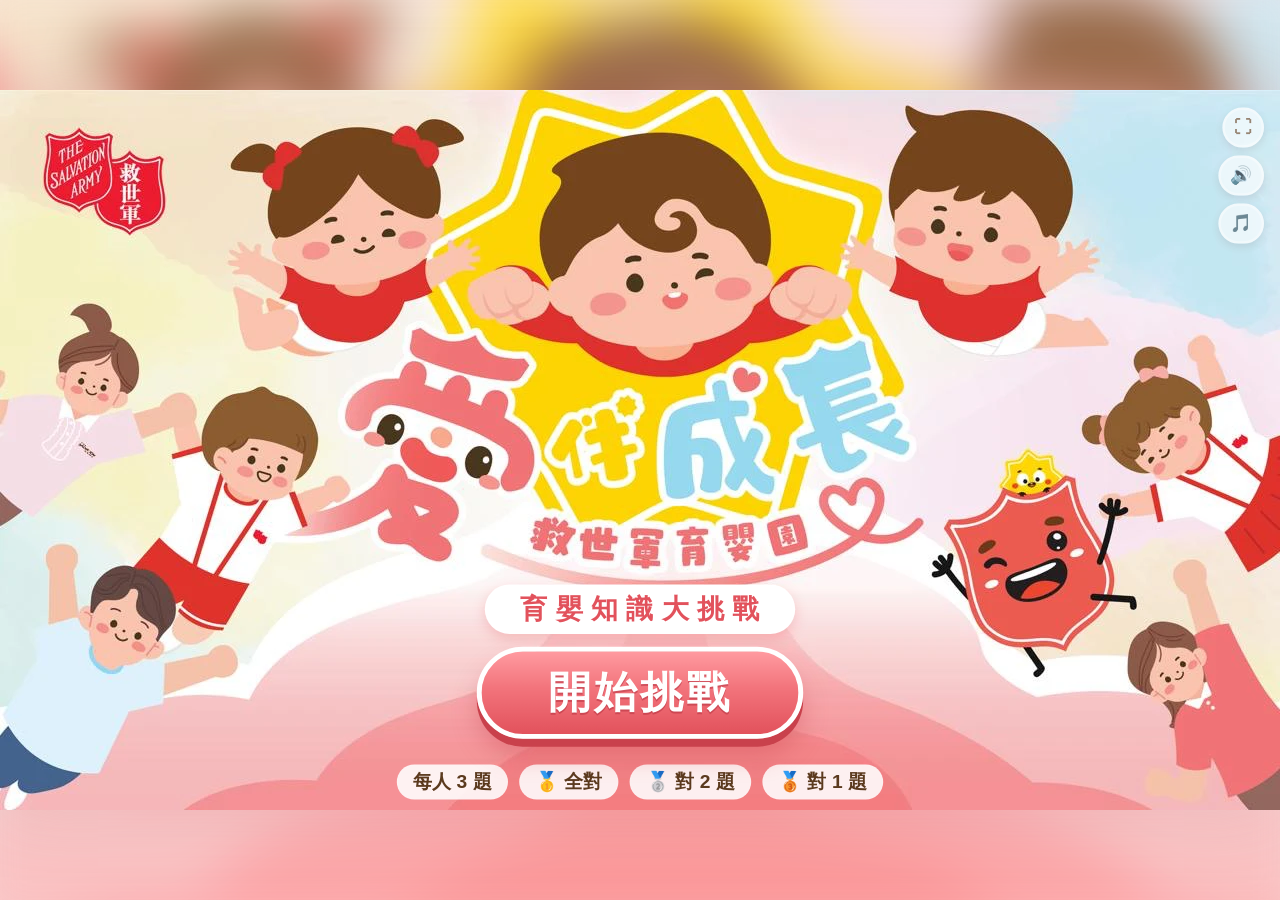
<file: index.html>
<!DOCTYPE html>
<html lang="zh-Hant-HK">
<head>
  <meta charset="UTF-8">
  <meta name="viewport" content="width=device-width, initial-scale=1, maximum-scale=1, user-scalable=no, viewport-fit=cover">
  <title>愛伴成長 ・ 育嬰知識大挑戰</title>
  <link rel="preload" as="image" href="assets/backdrop-v9.webp">
  <link rel="stylesheet" href="css/style.css?v=22">
</head>
<body>
  <div id="bg" aria-hidden="true"></div>

  <main id="stage">
    <div class="backdrop" aria-hidden="true"></div>
    <div class="backdrop soft" aria-hidden="true"></div>
    <div id="floaters" aria-hidden="true"></div>

    <!-- 1. 開始畫面 -->
    <section id="screen-start" class="screen active">
      <div class="start-box">
        <div class="start-tag">育嬰知識大挑戰</div>
        <button id="btn-start" class="btn btn-primary btn-xl" type="button">
          <span class="btn-shine"></span>開始挑戰
        </button>
        <div class="start-rules">
          <span>每人 3 題</span>
          <span>🥇 全對</span>
          <span>🥈 對 2 題</span>
          <span>🥉 對 1 題</span>
        </div>
      </div>
    </section>

    <!-- 1b. 選擇難度 -->
    <section id="screen-level" class="screen">
      <div class="panel panel-level">
        <h2 class="level-title">請選擇挑戰難度</h2>
        <div class="levels" id="levels"></div>
        <p class="level-note">每個難度有 9 條題目，抽 3 題作答</p>
      </div>
    </section>

    <!-- 2. 九宮格抽題 -->
    <section id="screen-grid" class="screen">
      <div class="panel panel-grid">
        <header class="panel-head">
          <div class="pill" id="grid-round">第 1 題</div>
          <div class="q-badge" id="grid-level"></div>
          <div class="dots" id="grid-dots"></div>
        </header>
        <h2 class="grid-title" id="grid-title">按下按鈕，抽出你的題目！</h2>
        <div class="grid" id="grid"></div>
        <button id="btn-spin" class="btn btn-primary btn-lg" type="button">
          <span class="btn-shine"></span>🎲 抽題目
        </button>
      </div>
    </section>

    <!-- 3. 題目 -->
    <section id="screen-question" class="screen">
      <div class="panel panel-question">
        <header class="panel-head">
          <div class="pill" id="q-round">第 1 題</div>
          <div class="q-badge" id="q-badge"></div>
          <div class="timer" id="timer" title="剩餘時間">
            <svg viewBox="0 0 100 108">
              <g class="clock-feet"><path d="M31 96 L24 105"/><path d="M69 96 L76 105"/></g>
              <g class="clock-bell bell-l"><circle cx="25" cy="19" r="13"/></g>
              <g class="clock-bell bell-r"><circle cx="75" cy="19" r="13"/></g>
              <rect class="clock-knob" x="45" y="6" width="10" height="12" rx="4"/>
              <circle class="clock-body" cx="50" cy="58" r="40"/>
              <circle class="clock-face" cx="50" cy="58" r="31"/>
              <circle class="timer-ring" id="timer-ring" cx="50" cy="58" r="15.5" transform="rotate(-90 50 58)"/>
              <ellipse class="clock-cheek" cx="28" cy="67" rx="4.5" ry="3"/><ellipse class="clock-cheek" cx="72" cy="67" rx="4.5" ry="3"/>
              <path class="clock-smile" d="M44 76 Q50 81 56 76"/>
            </svg>
            <span id="timer-num">15</span>
          </div>
          <div class="dots" id="q-dots"></div>
        </header>
        <h2 class="q-text" id="q-text"></h2>
        <div class="options" id="options"></div>
        <div class="feedback" id="feedback">
          <div class="feedback-row">
            <div class="verdict" id="verdict"></div>
            <button id="btn-next" class="btn btn-primary btn-md" type="button">下一題 ➜</button>
          </div>
          <p class="explain"><span class="explain-label">💡 解答</span><span id="explain"></span></p>
        </div>
      </div>
    </section>

    <!-- 4. 頒獎 -->
    <section id="screen-result" class="screen">
      <div class="panel panel-result" id="result-panel">
        <div class="suspense" id="suspense">成績揭曉<span>.</span><span>.</span><span>.</span></div>
        <div class="award" id="award">
          <div class="medal-wrap">
            <div class="rays"></div>
            <div class="medal" id="medal"></div>
            <i class="spark s1">✦</i><i class="spark s2">✦</i><i class="spark s3">✦</i><i class="spark s4">✦</i>
          </div>
          <h2 class="award-title" id="award-title"></h2>
          <p class="award-sub" id="award-sub"></p>
          <div class="chips" id="chips"></div>
          <button id="btn-again" class="btn btn-primary btn-lg" type="button">
            <span class="btn-shine"></span>下一位參加者 ➜
          </button>
        </div>
      </div>
    </section>

    <!-- 工具列 -->
    <nav class="toolbar">
      <button id="btn-reset" class="tool tool-wide" type="button" title="重新開始（下一位參加者）">↺ 重新開始</button>
      <button id="btn-full" class="tool" type="button" title="全螢幕">⛶</button>
      <button id="btn-sound" class="tool" type="button" title="全部聲音 開／關">🔊</button>
      <button id="btn-music" class="tool" type="button" title="背景音樂 開／關">🎵</button>
    </nav>

    <!-- 重設確認 -->
    <div class="modal" id="modal">
      <div class="modal-card">
        <div class="modal-emoji">🧸</div>
        <h3>重新開始？</h3>
        <p>目前的作答紀錄會清除，換下一位參加者。</p>
        <div class="modal-actions">
          <button id="btn-cancel" class="btn btn-ghost btn-md" type="button">繼續作答</button>
          <button id="btn-confirm" class="btn btn-primary btn-md" type="button">重新開始</button>
        </div>
      </div>
    </div>

    <canvas id="fx" width="1600" height="900" aria-hidden="true"></canvas>
  </main>

  <script src="js/questions.js?v=22"></script>
  <script src="js/app.js?v=22"></script>
</body>
</html>
</file>
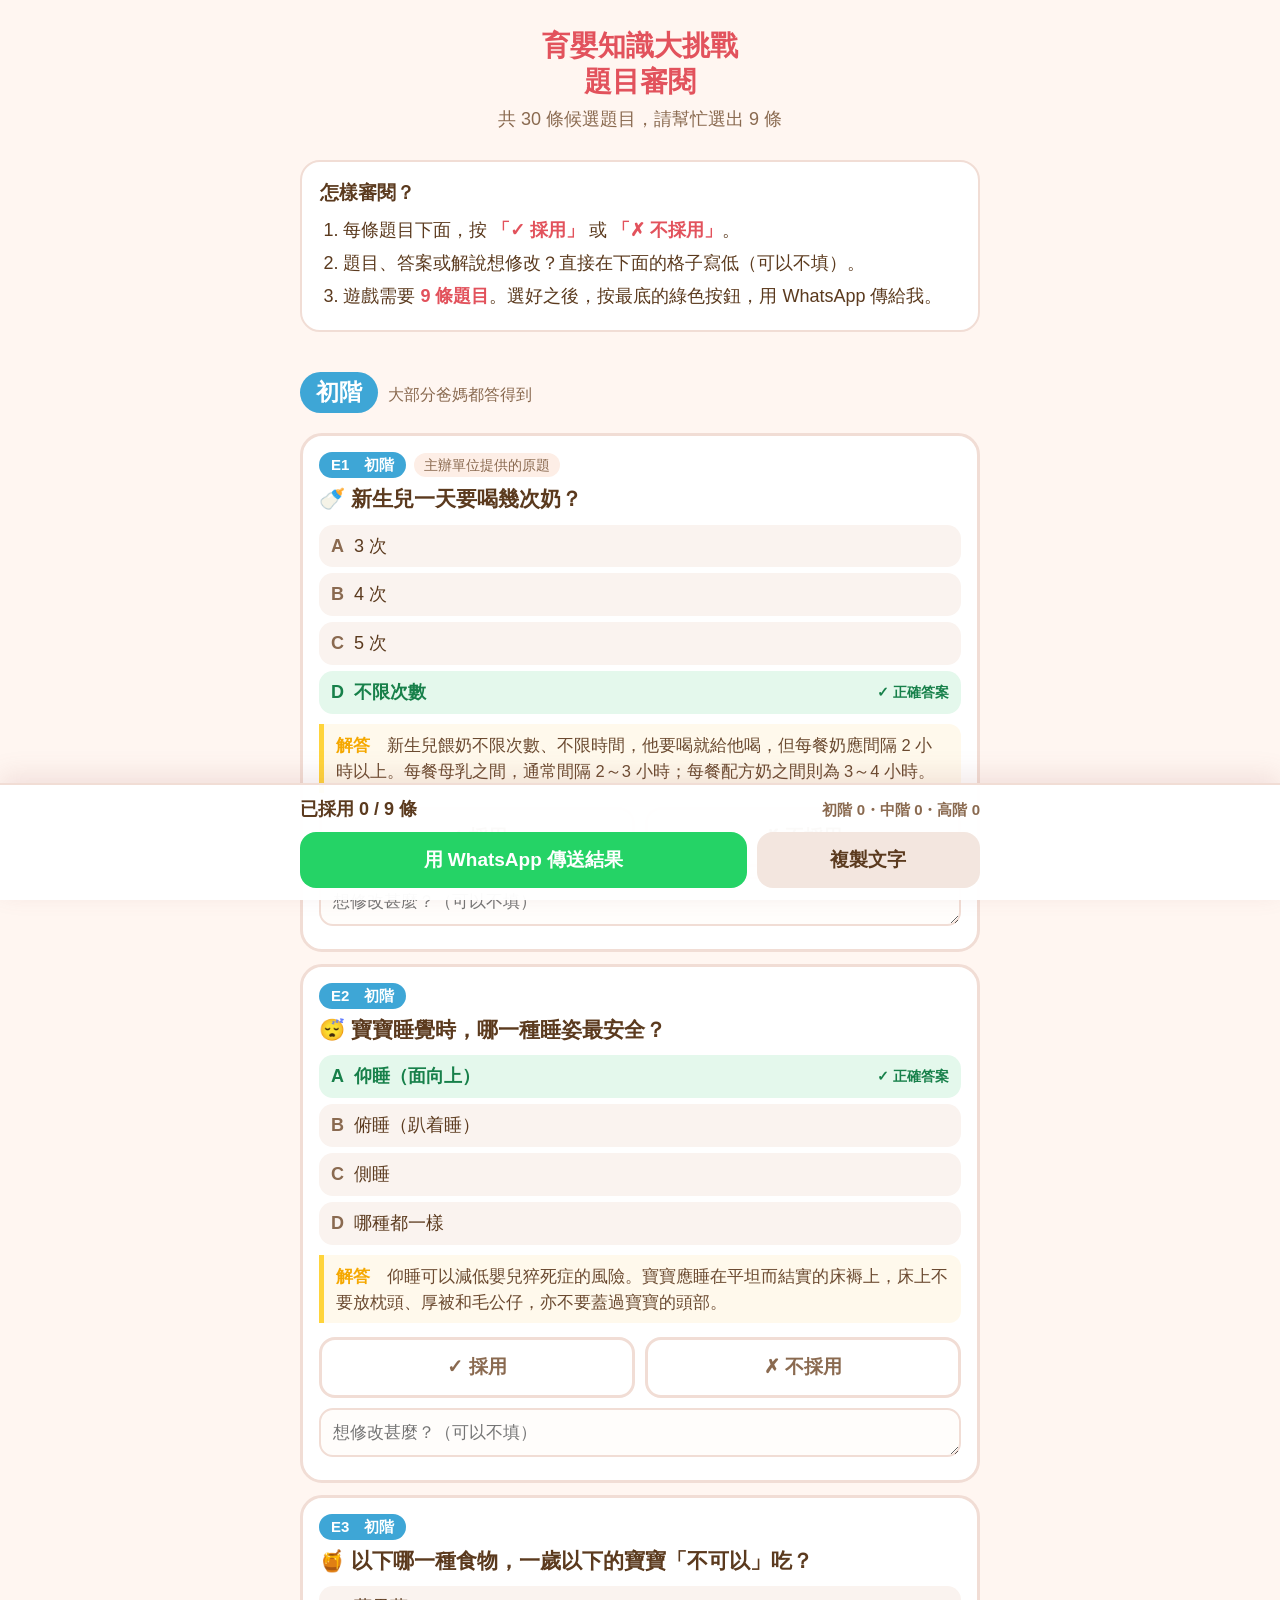
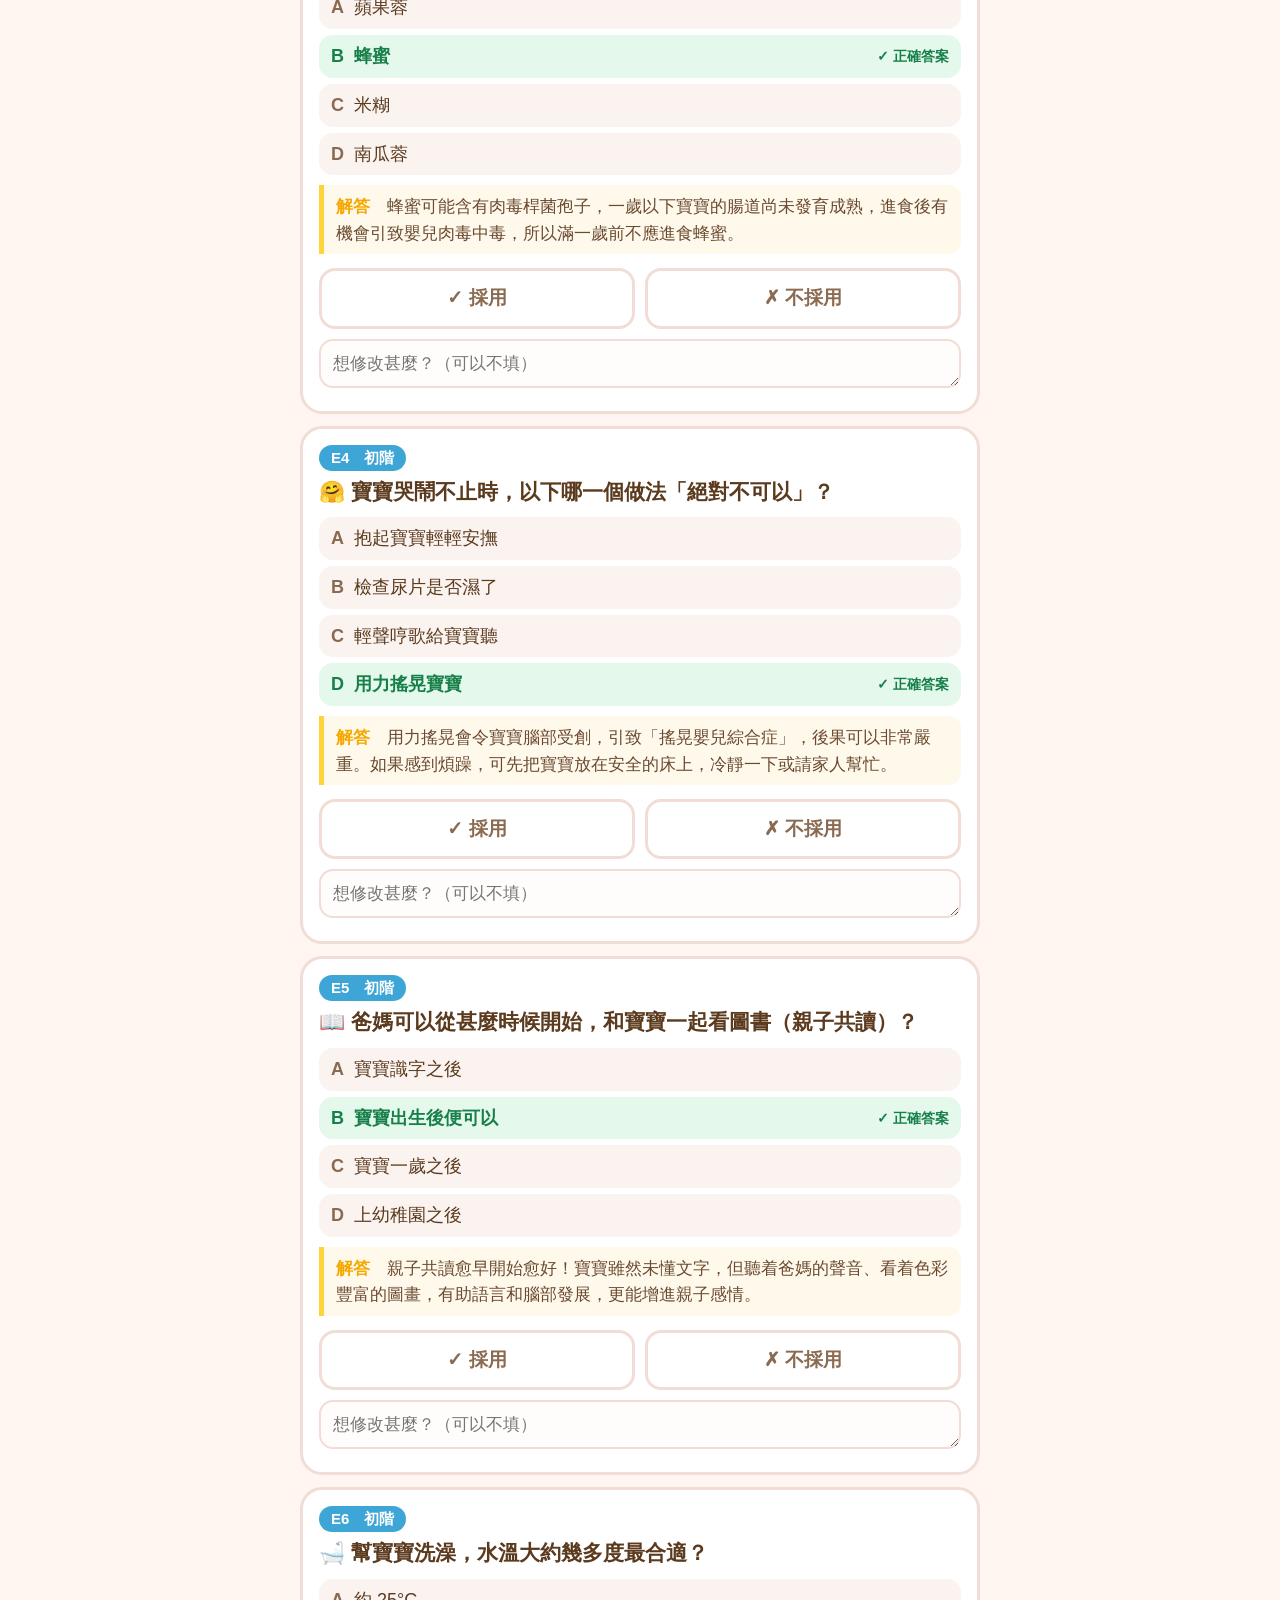
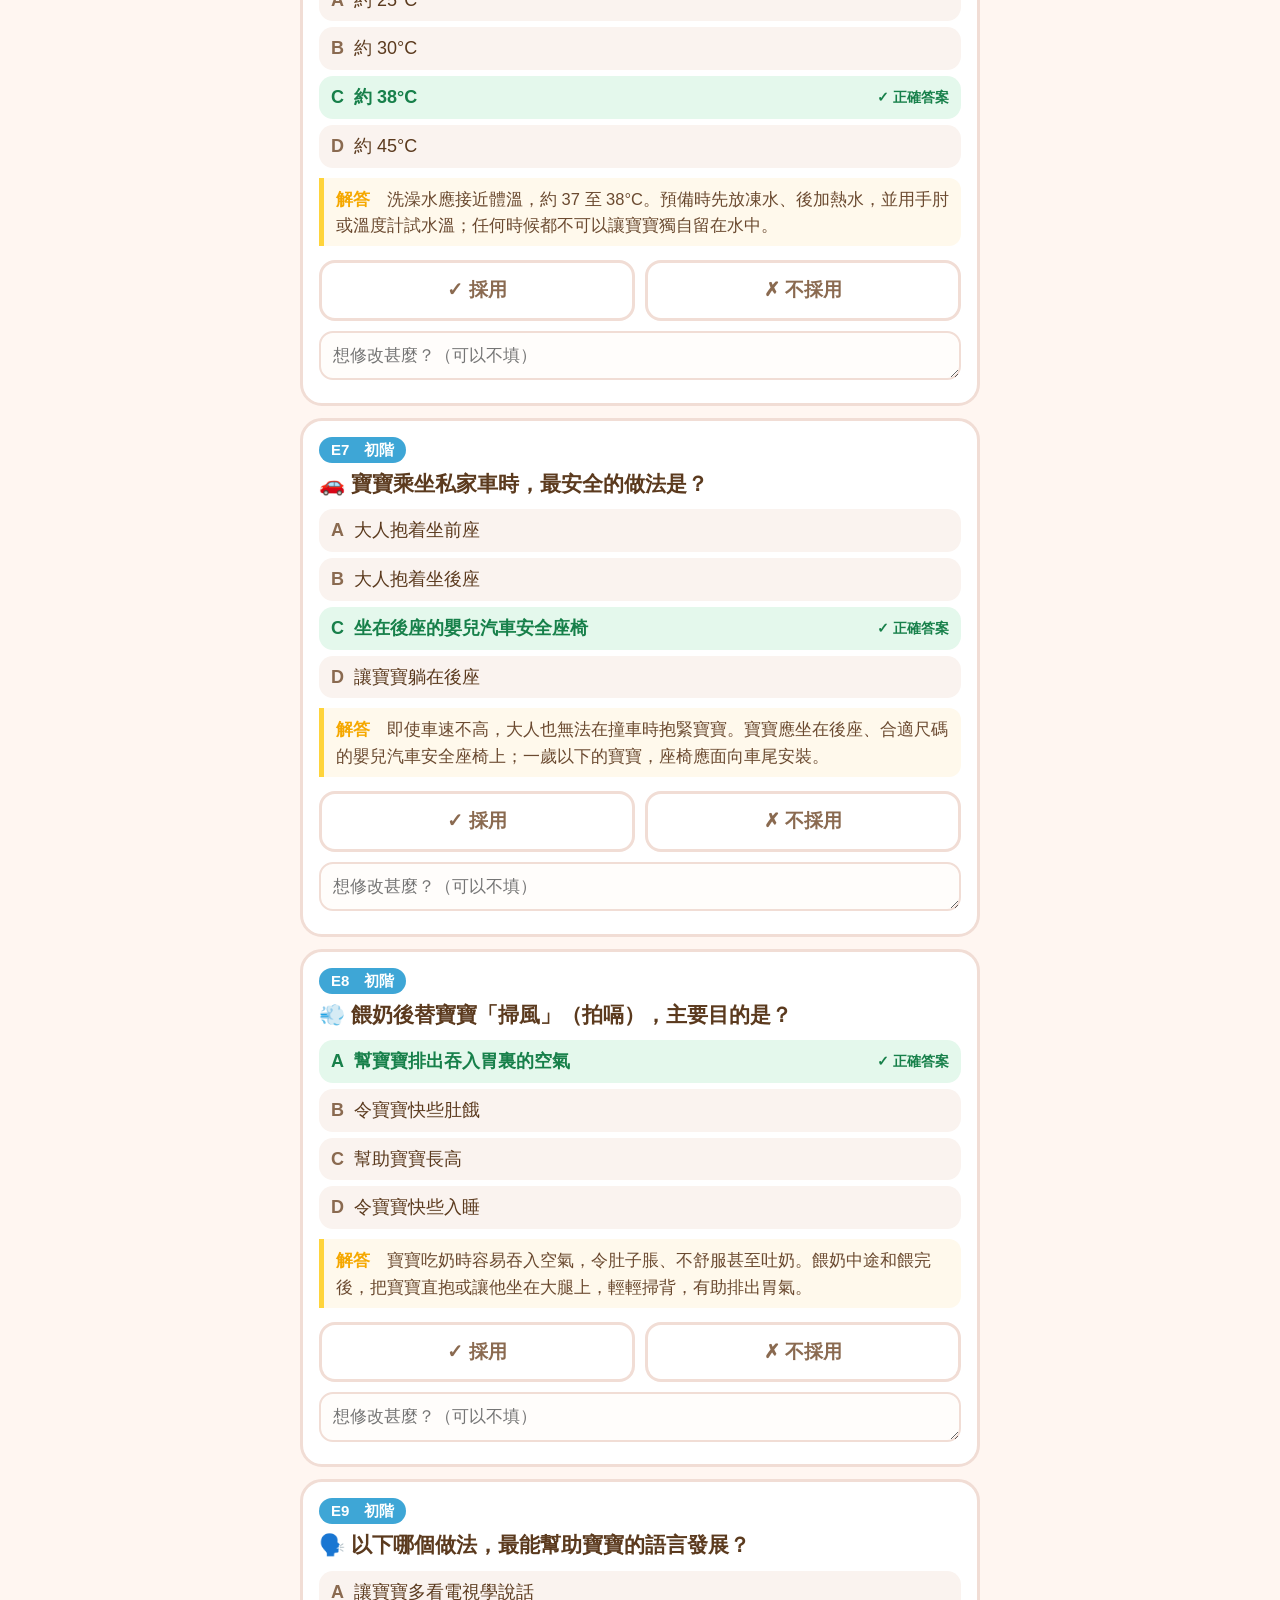
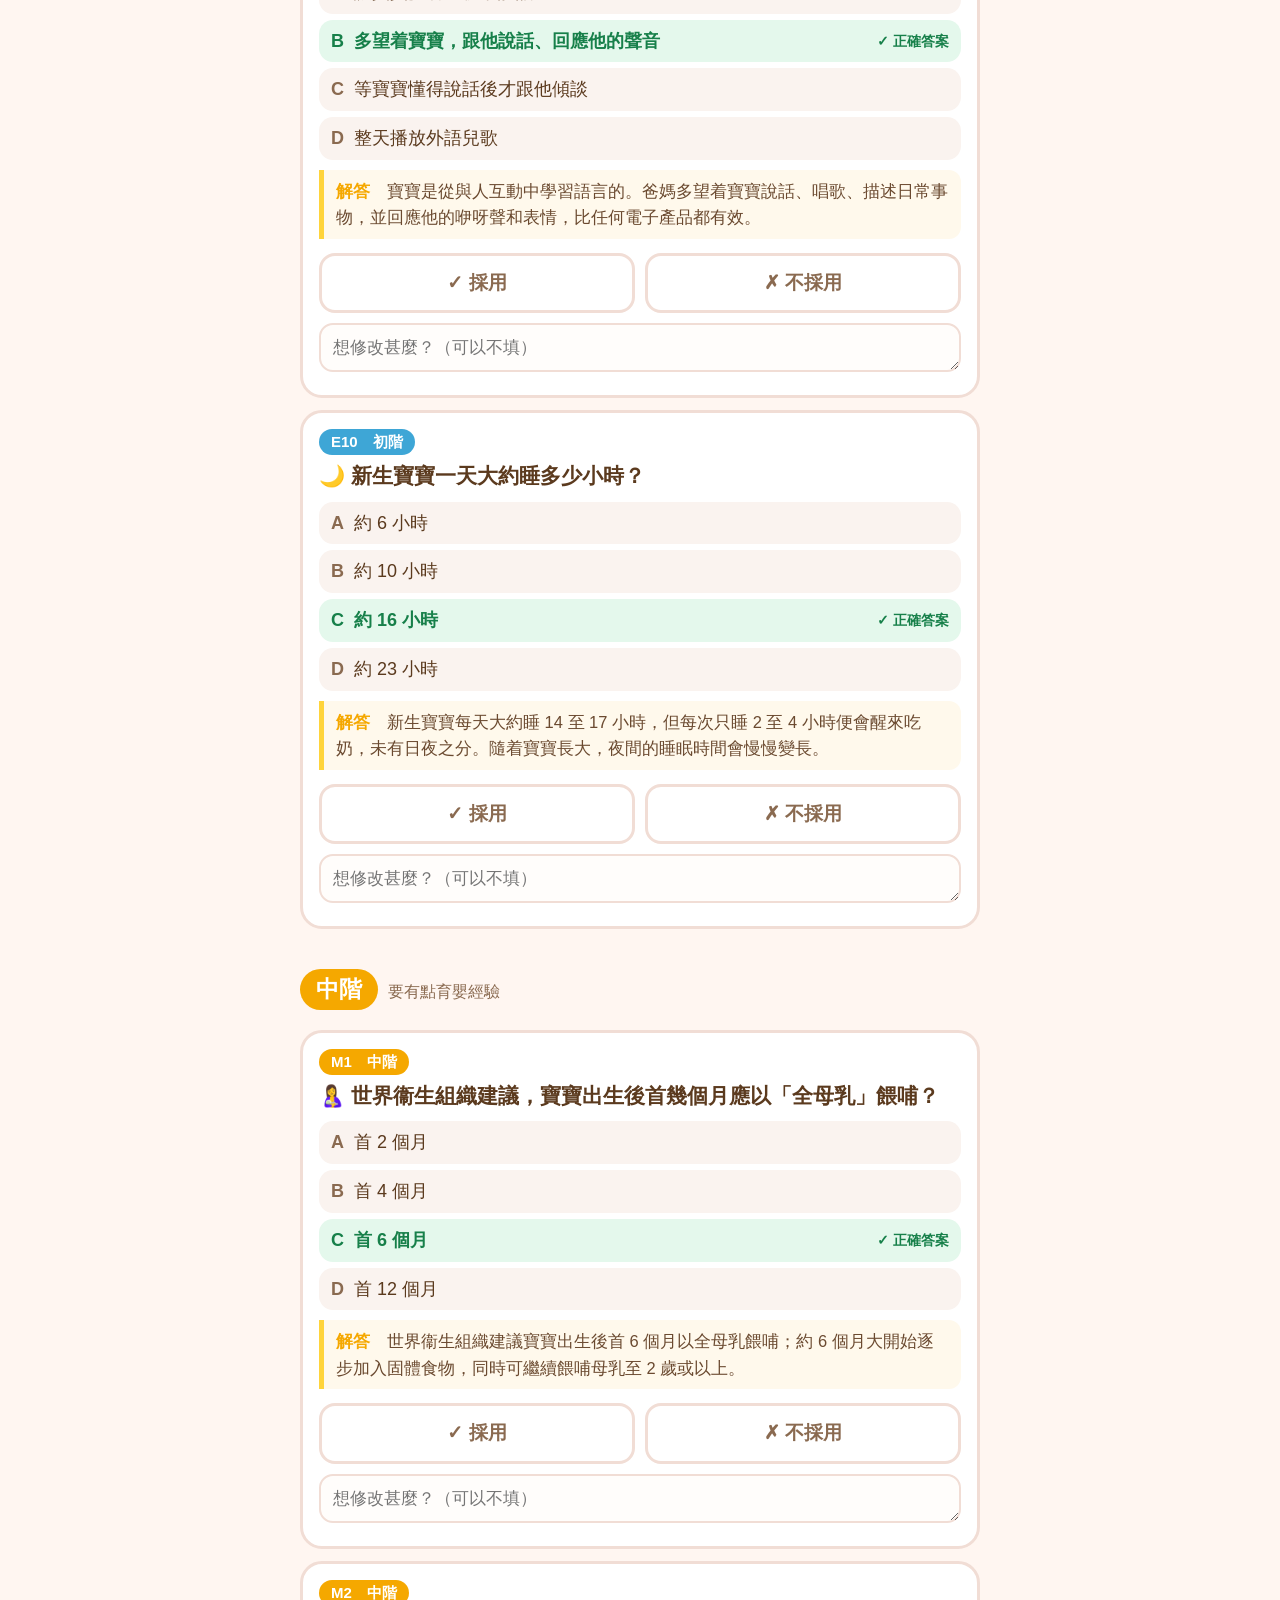
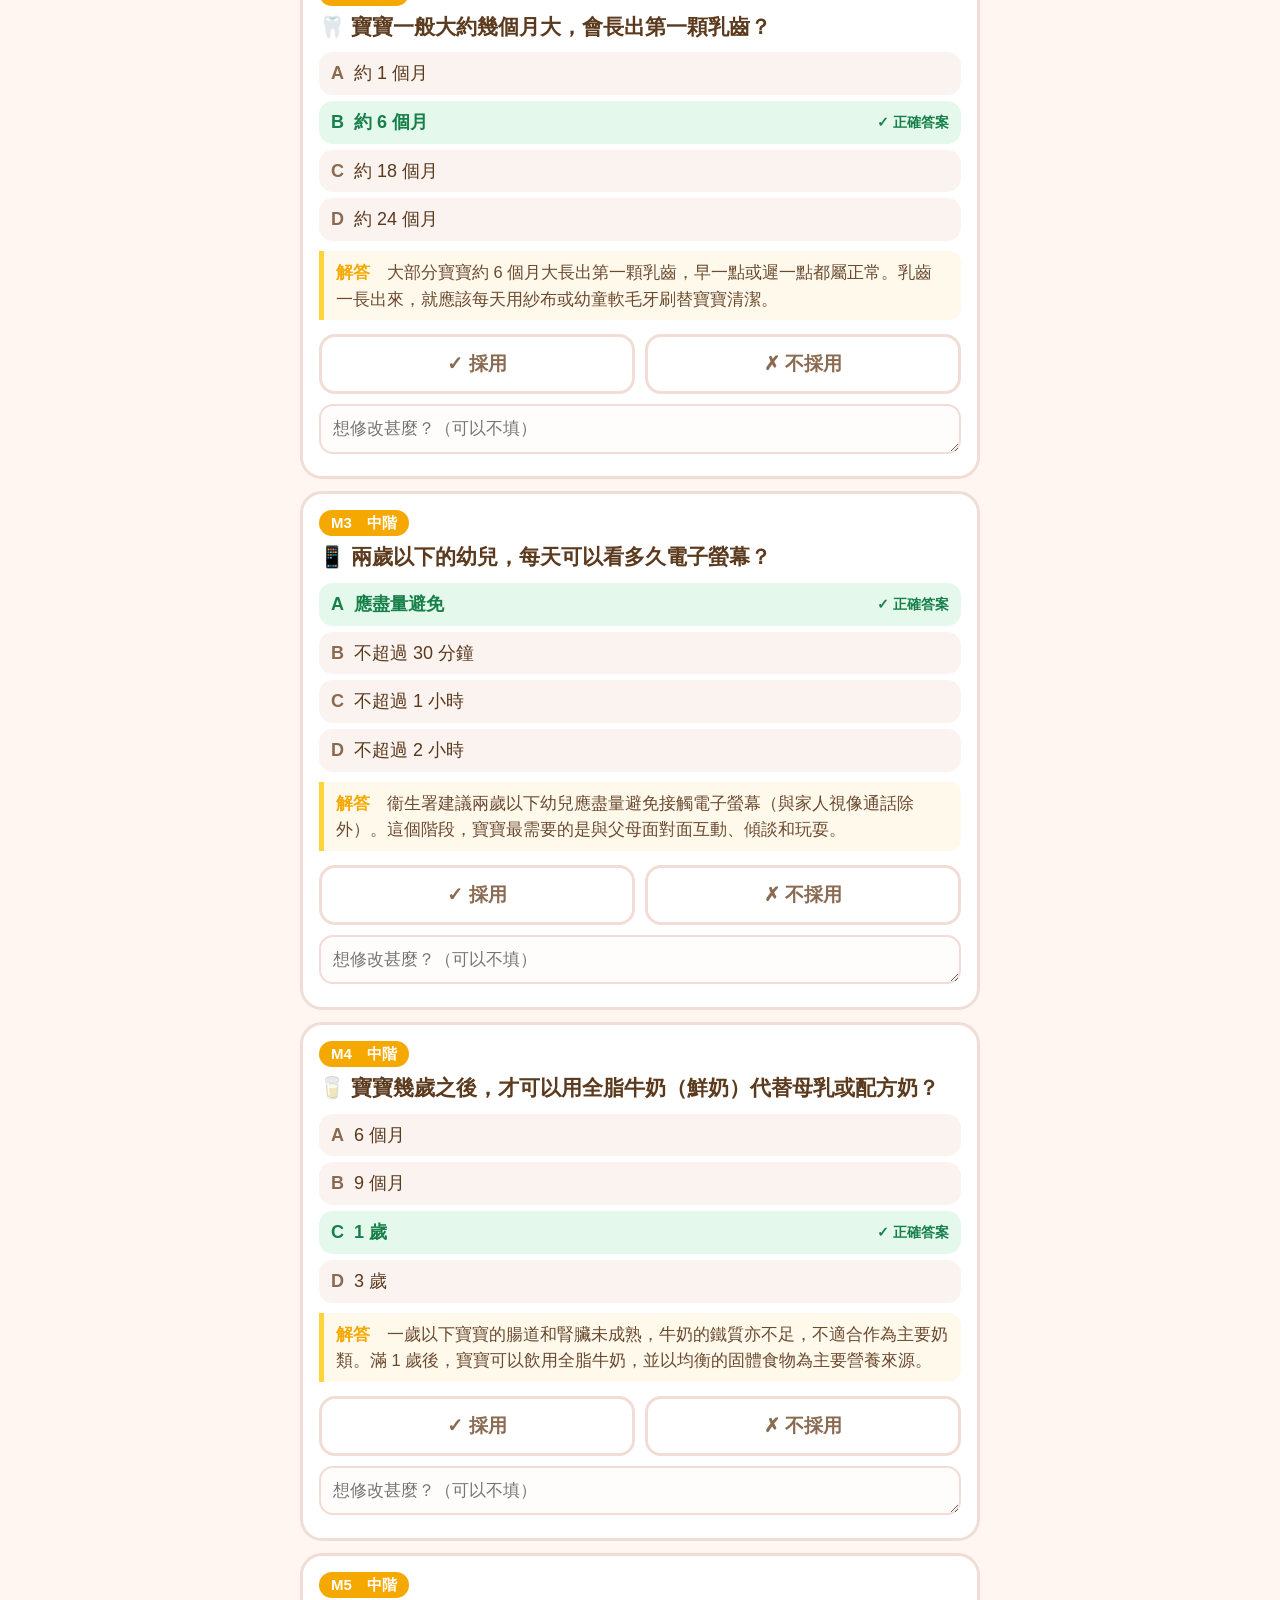
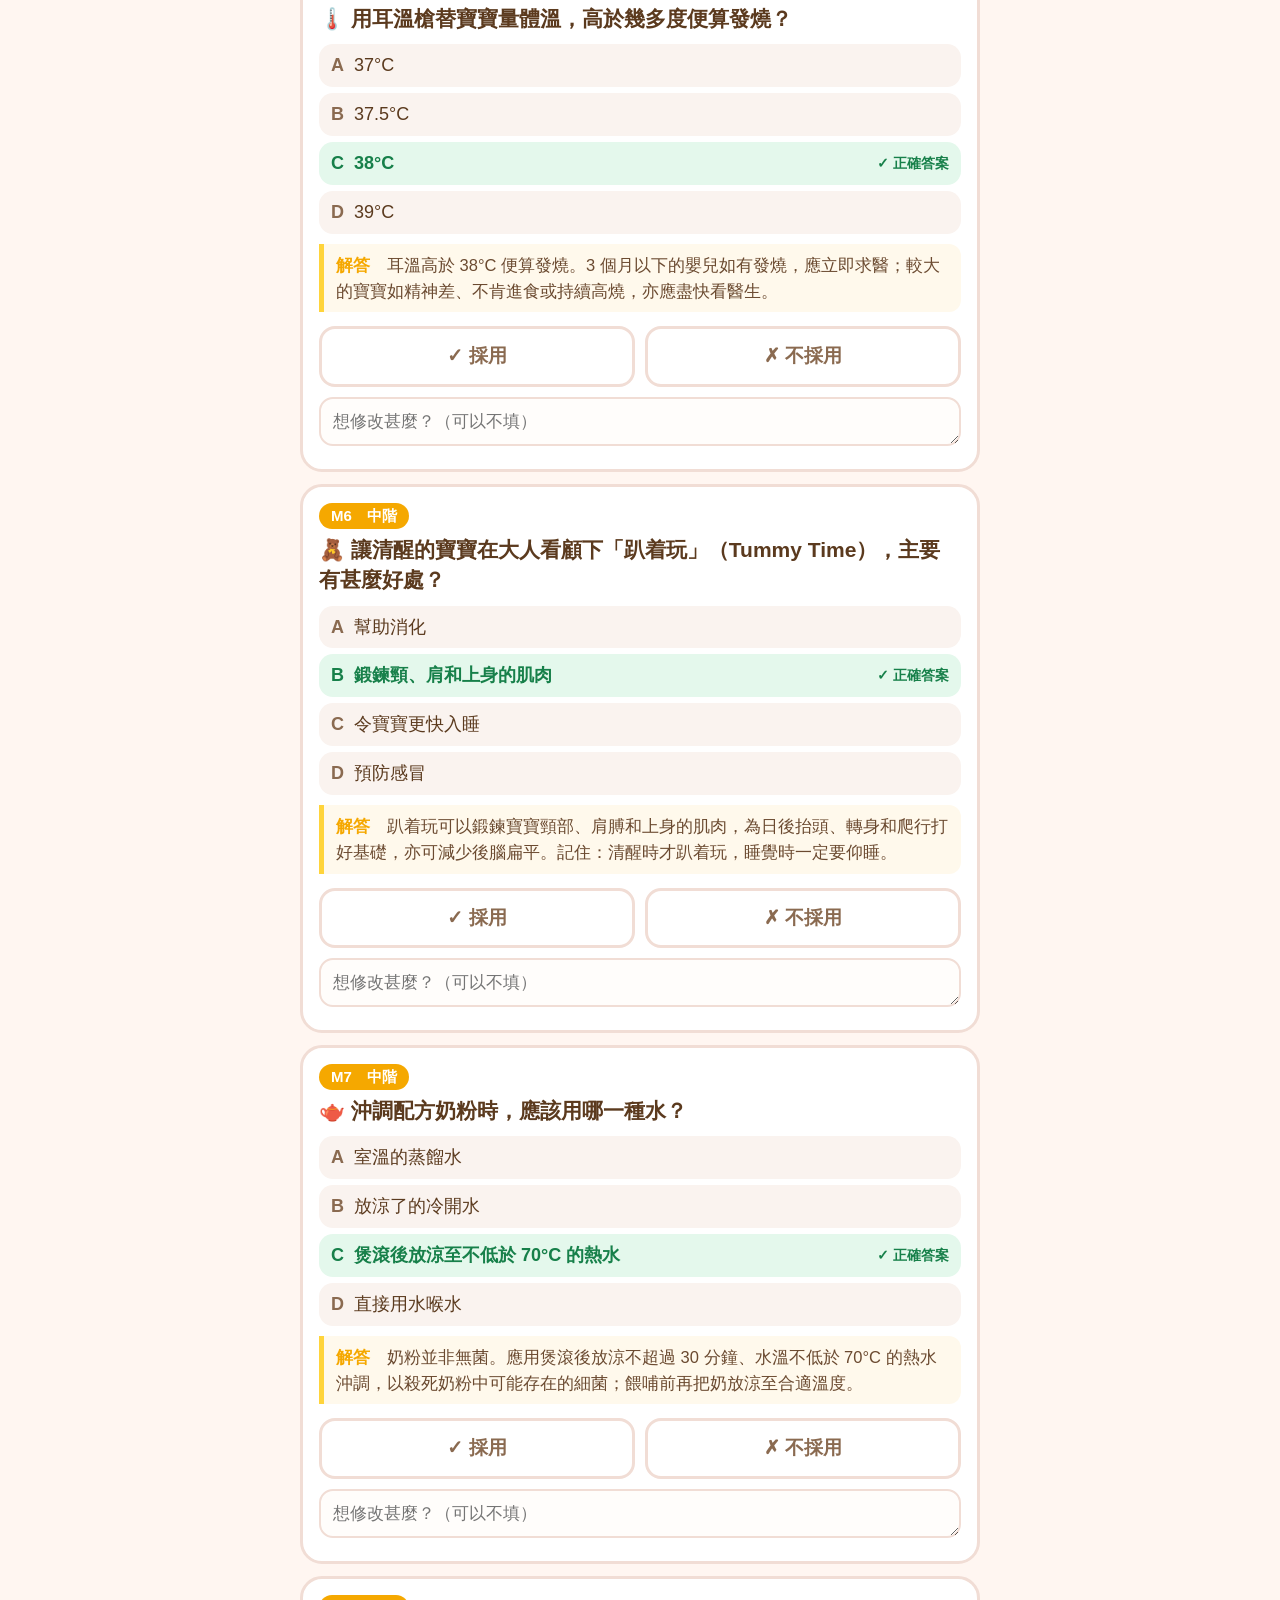
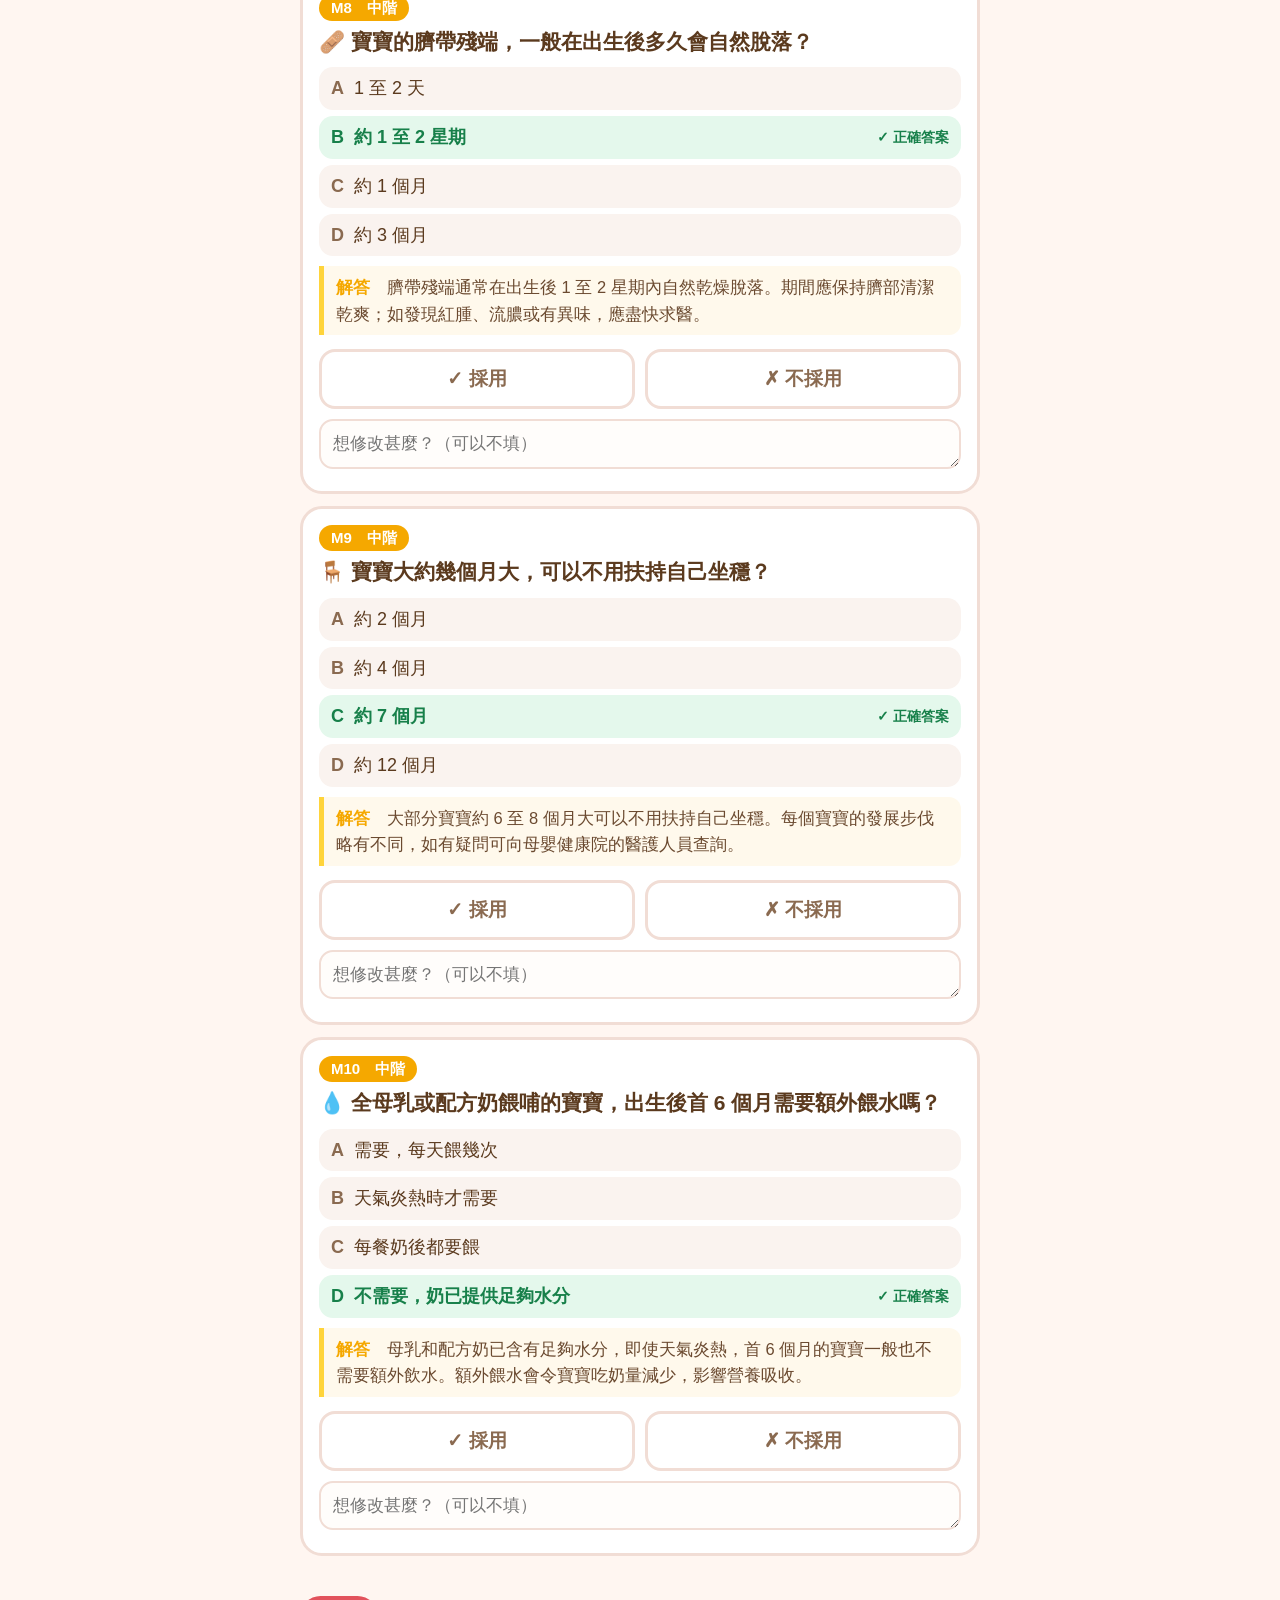
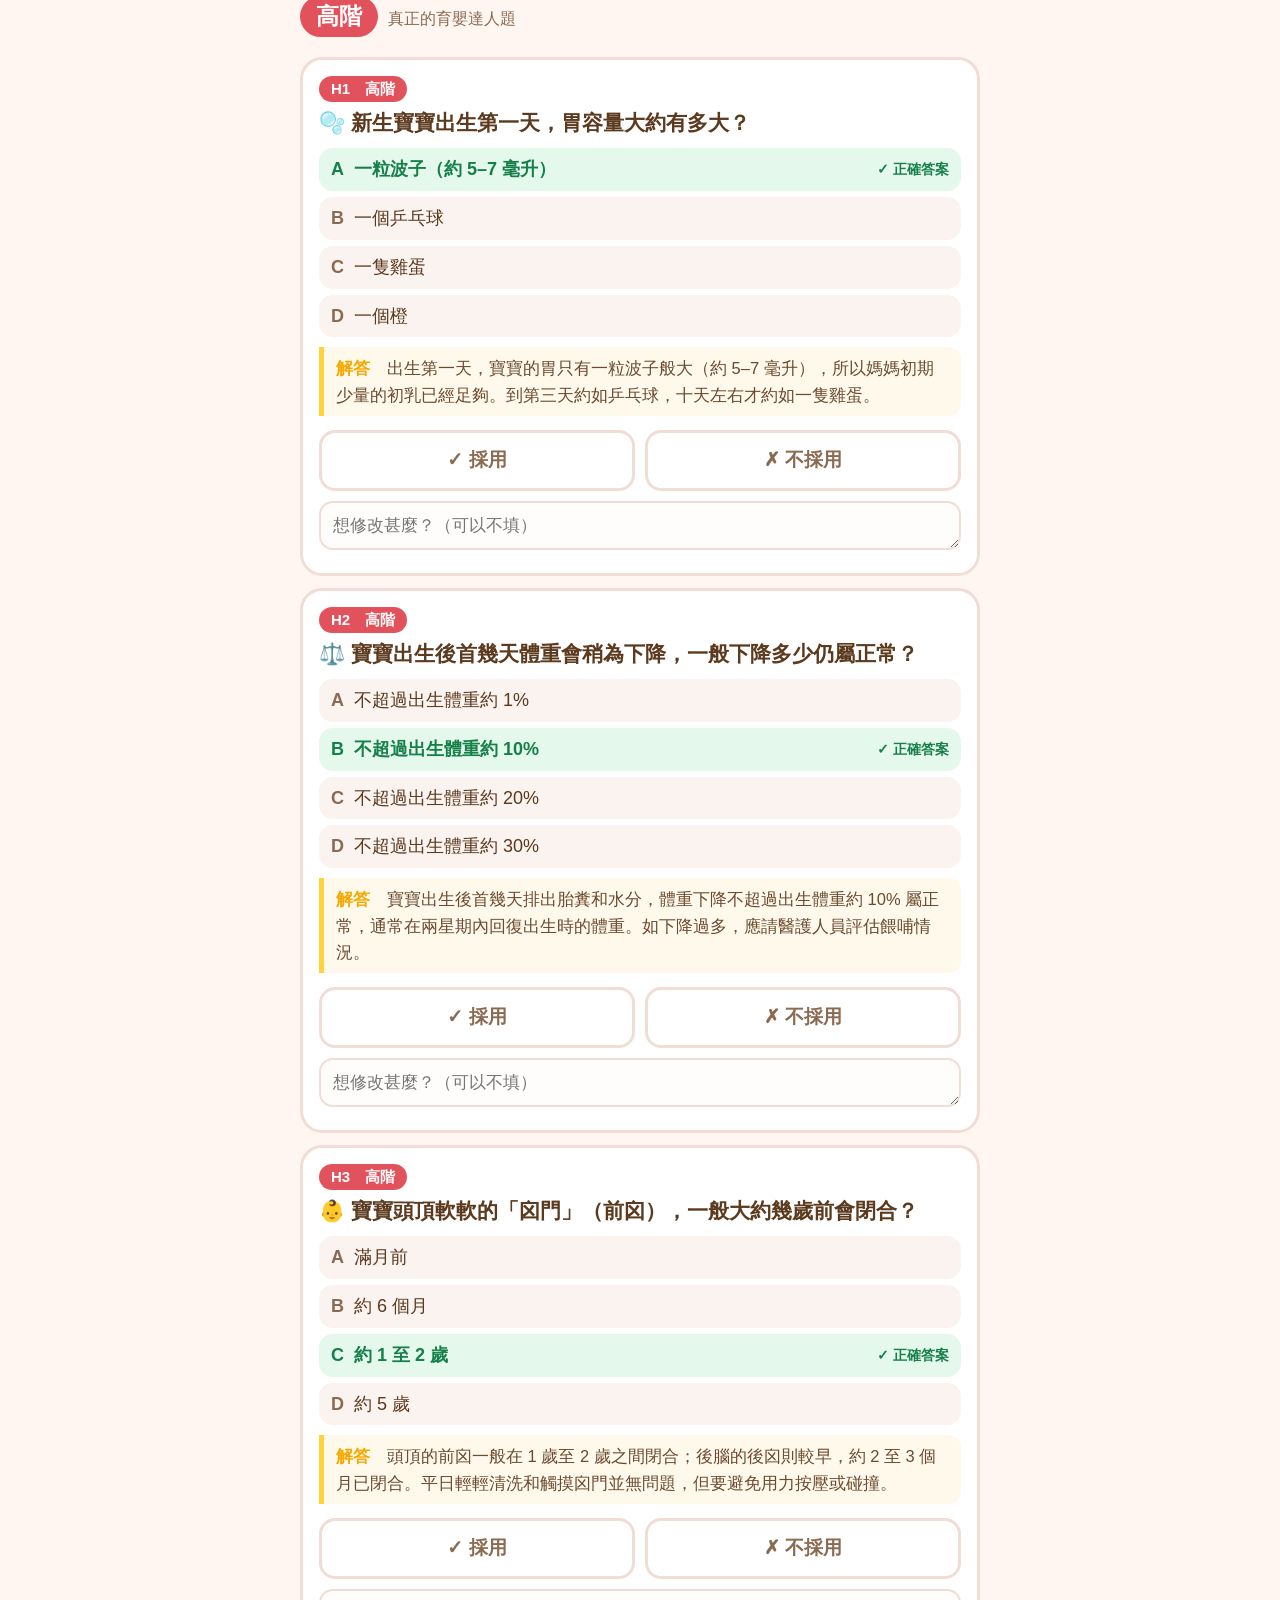
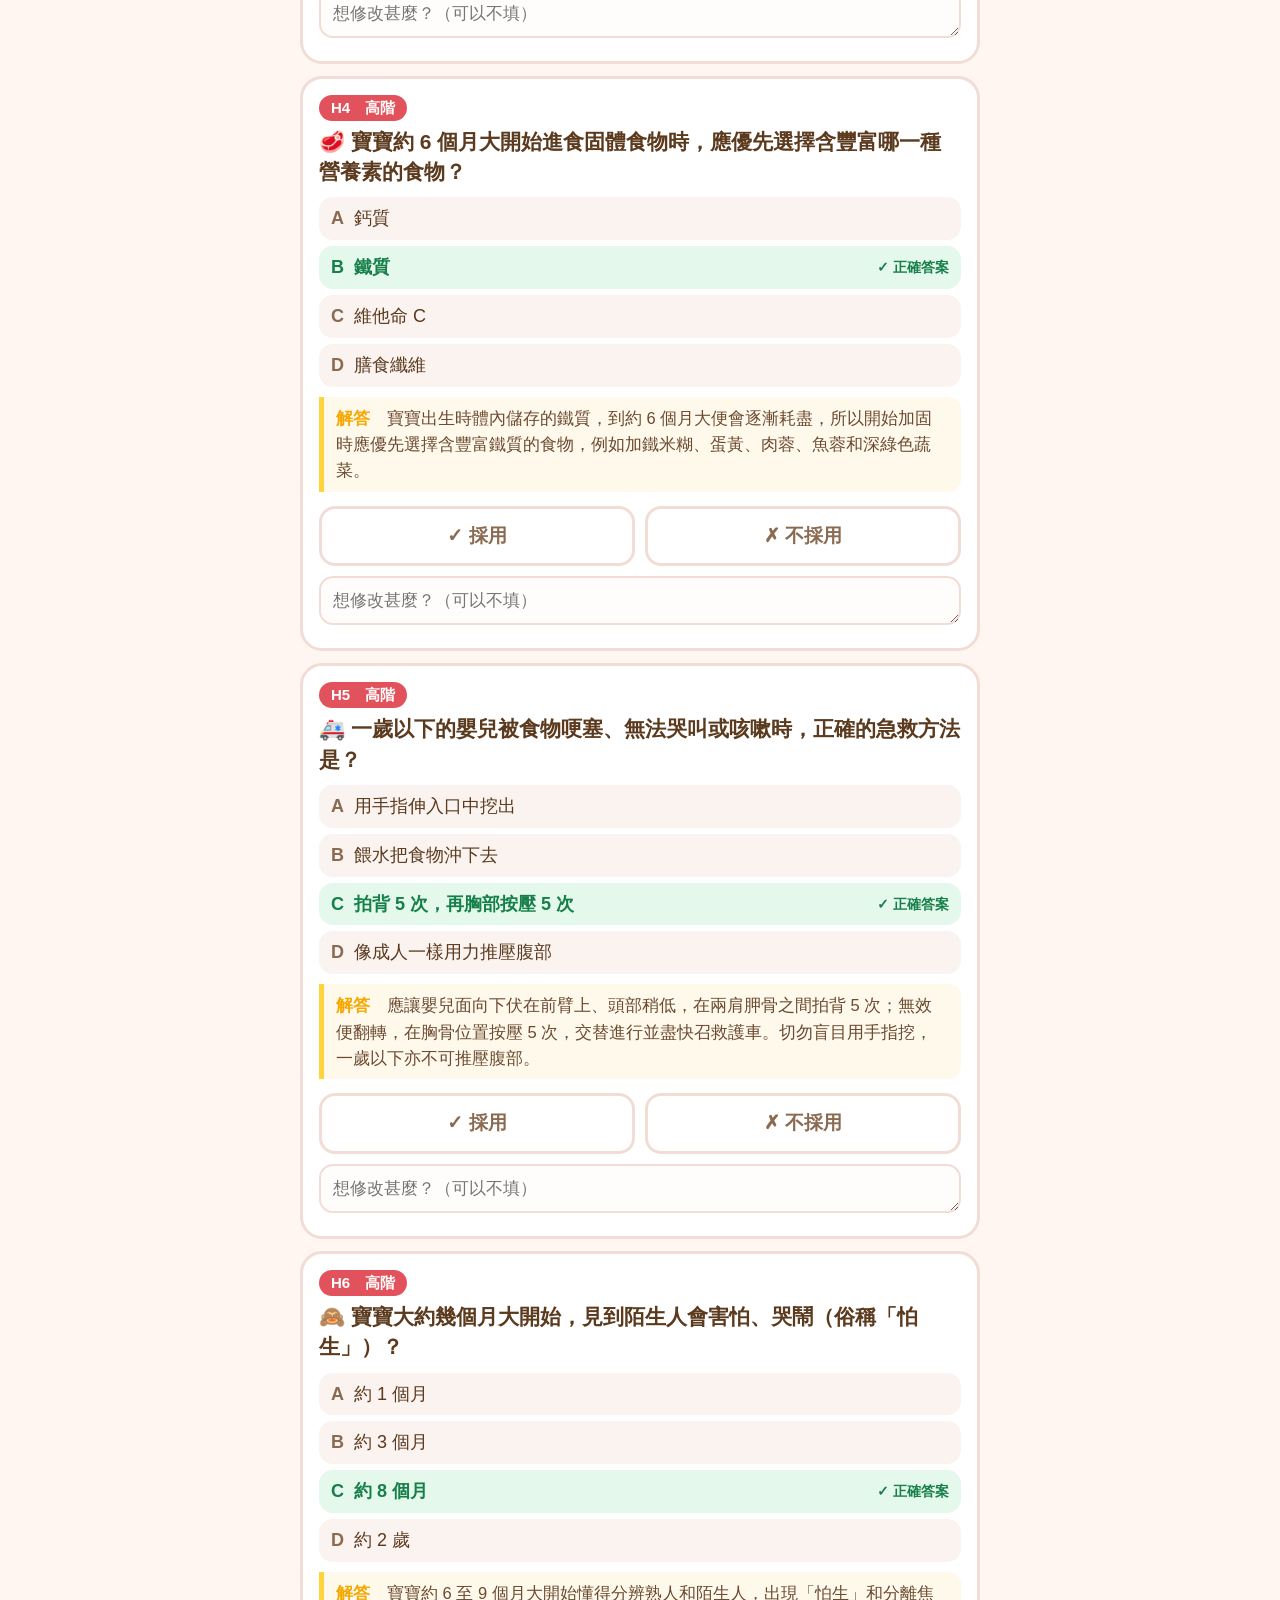
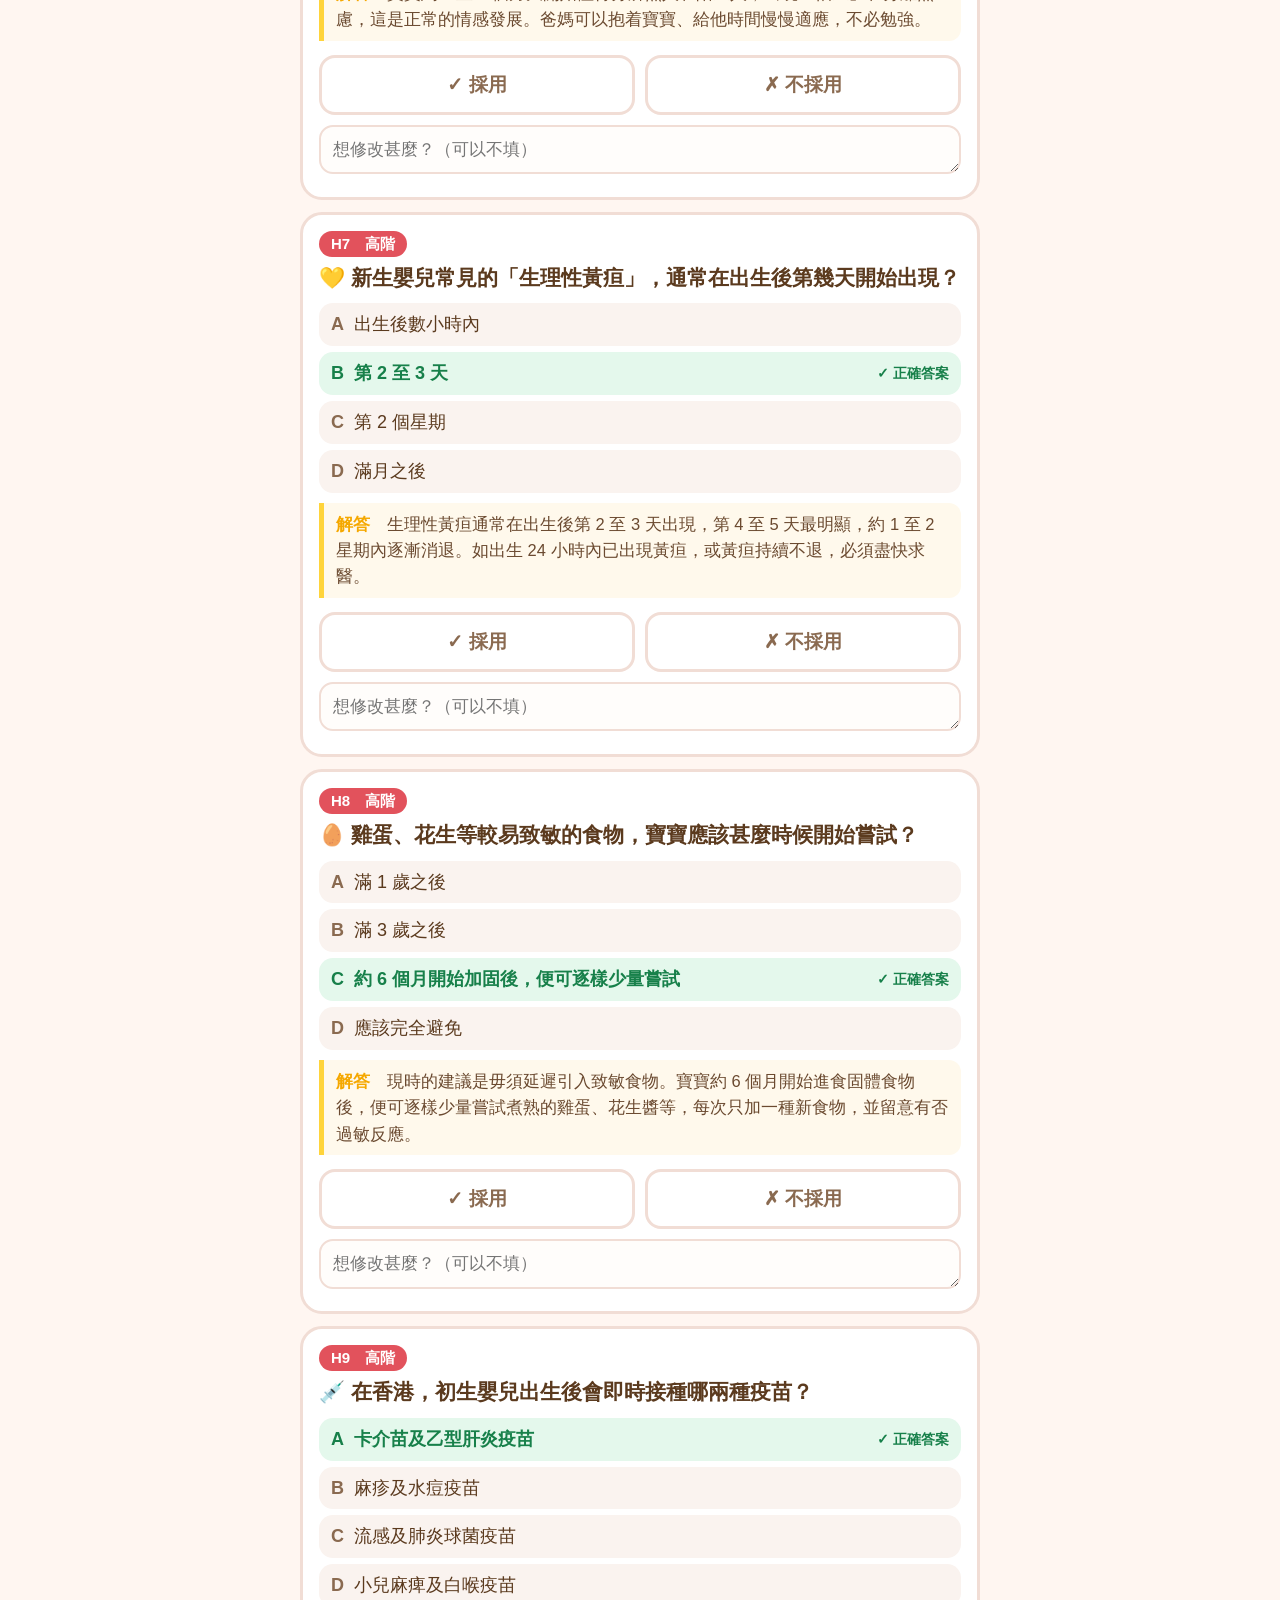
<file: review.html>
<!DOCTYPE html>
<html lang="zh-Hant-HK">
<head>
  <meta charset="UTF-8">
  <meta name="viewport" content="width=device-width, initial-scale=1">
  <meta name="robots" content="noindex">
  <title>題目審閱 ・ 育嬰知識大挑戰</title>
  <style>
    :root {
      --coral: #f2737b; --coral-deep: #e2525c; --brown: #5b3a1e; --soft: #8a6a50;
      --green: #2fb86e; --red: #e03a32; --line: #f1ddd5; --bg: #fff6f1;
      --easy: #3ea6d6; --medium: #f5a800; --hard: #e2525c;
    }
    * { box-sizing: border-box; margin: 0; padding: 0; }
    body {
      font-family: "PingFang HK", "PingFang TC", "Microsoft JhengHei", "Noto Sans TC", sans-serif;
      font-size: 18px; line-height: 1.6; color: var(--brown); background: var(--bg);
      padding: 0 16px 150px; -webkit-text-size-adjust: 100%;
    }
    main { max-width: 680px; margin: 0 auto; }
    header.top { padding: 28px 0 8px; text-align: center; }
    header.top h1 { font-size: 28px; color: var(--coral-deep); line-height: 1.3; }
    header.top p { color: var(--soft); margin-top: 4px; }

    .howto { background: #fff; border: 2px solid var(--line); border-radius: 20px; padding: 16px 18px; margin: 18px 0 8px; }
    .howto h2 { font-size: 19px; margin-bottom: 8px; }
    .howto ol { padding-left: 1.3em; }
    .howto li { margin: 4px 0; }
    .howto b { color: var(--coral-deep); }

    .level { margin-top: 30px; }
    .level-head {
      position: sticky; top: 0; z-index: 5; background: var(--bg);
      display: flex; align-items: baseline; gap: 10px; padding: 10px 0 8px;
    }
    .level-head h2 { font-size: 23px; color: #fff; padding: 2px 16px; border-radius: 999px; }
    .level-head span { color: var(--soft); font-size: 16px; }
    .easy h2, .tag.easy { background: var(--easy); }
    .medium h2, .tag.medium { background: var(--medium); }
    .hard h2, .tag.hard { background: var(--hard); }

    .card {
      background: #fff; border: 3px solid var(--line); border-radius: 22px;
      padding: 16px 16px 14px; margin: 12px 0; transition: border-color .2s, opacity .2s;
    }
    .card.yes { border-color: var(--green); }
    .card.no { border-color: #d9c8c0; }
    .card.no .body { opacity: .45; }
    .card-top { display: flex; align-items: center; gap: 8px; margin-bottom: 6px; }
    .tag { color: #fff; font-weight: 800; font-size: 15px; padding: 1px 12px; border-radius: 999px; }
    .note { font-size: 14px; color: var(--soft); background: #fdeee6; padding: 1px 10px; border-radius: 999px; }
    .q { font-size: 21px; font-weight: 800; line-height: 1.45; margin-bottom: 10px; }
    .opts { list-style: none; display: grid; gap: 6px; }
    .opts li { display: flex; gap: 10px; align-items: flex-start; padding: 7px 12px; border-radius: 14px; background: #faf3ef; }
    .opts li i { font-style: normal; font-weight: 800; color: var(--soft); flex: none; }
    .opts li.right { background: #e4f8ec; font-weight: 800; color: #17804a; }
    .opts li.right i { color: #17804a; }
    .opts li.right::after { content: "✓ 正確答案"; margin-left: auto; font-size: 14px; white-space: nowrap; padding-top: 3px; }
    .explain { margin-top: 10px; font-size: 16.5px; color: #6b4a30; background: #fff9ec; border-left: 5px solid #ffd43b; padding: 8px 12px; border-radius: 0 12px 12px 0; }
    .explain b { color: var(--medium); }

    .choose { display: grid; grid-template-columns: 1fr 1fr; gap: 10px; margin-top: 14px; }
    .choose button {
      font: inherit; font-size: 19px; font-weight: 800; padding: 12px 6px; border-radius: 16px;
      border: 3px solid var(--line); background: #fff; color: var(--soft); cursor: pointer;
    }
    .choose button.on.y { background: var(--green); border-color: var(--green); color: #fff; }
    .choose button.on.n { background: #8d7b72; border-color: #8d7b72; color: #fff; }
    textarea {
      width: 100%; margin-top: 10px; font: inherit; font-size: 17px; color: var(--brown);
      border: 2px solid var(--line); border-radius: 14px; padding: 9px 12px; min-height: 48px; resize: vertical; background: #fffdfb;
    }
    textarea:focus { outline: none; border-color: var(--coral); }

    .bar {
      position: fixed; left: 0; right: 0; bottom: 0; z-index: 10;
      background: rgba(255, 255, 255, .97); border-top: 2px solid var(--line);
      box-shadow: 0 -8px 24px rgba(160, 90, 90, .14); padding: 10px 16px calc(12px + env(safe-area-inset-bottom));
    }
    .bar-in { max-width: 680px; margin: 0 auto; }
    .count { display: flex; justify-content: space-between; align-items: baseline; font-weight: 800; margin-bottom: 8px; }
    .count small { font-weight: 600; color: var(--soft); font-size: 15px; }
    .count.done #count-text { color: var(--green); }
    .count.over #count-text { color: var(--red); }
    .send { display: grid; grid-template-columns: 2fr 1fr; gap: 10px; }
    .send button {
      font: inherit; font-size: 19px; font-weight: 800; padding: 13px 6px; border-radius: 16px; border: 0; cursor: pointer;
    }
    #btn-wa { background: #25d366; color: #fff; }
    #btn-copy { background: #f3e6df; color: var(--brown); }
    .toast {
      position: fixed; left: 50%; bottom: 150px; transform: translateX(-50%); z-index: 20;
      background: #4a3424; color: #fff; padding: 9px 20px; border-radius: 999px; font-weight: 700;
      opacity: 0; pointer-events: none; transition: opacity .25s; white-space: nowrap;
    }
    .toast.show { opacity: 1; }
  </style>
</head>
<body>
<main>
  <header class="top">
    <h1>育嬰知識大挑戰<br>題目審閱</h1>
    <p>共 30 條候選題目，請幫忙選出 9 條</p>
  </header>

  <section class="howto">
    <h2>怎樣審閱？</h2>
    <ol>
      <li>每條題目下面，按 <b>「✓ 採用」</b> 或 <b>「✗ 不採用」</b>。</li>
      <li>題目、答案或解說想修改？直接在下面的格子寫低（可以不填）。</li>
      <li>遊戲需要 <b>9 條題目</b>。選好之後，按最底的綠色按鈕，用 WhatsApp 傳給我。</li>
    </ol>
  </section>

  <div id="levels"></div>
</main>

<div class="bar">
  <div class="bar-in">
    <div class="count" id="count"><span id="count-text">已採用 0 / 9 條</span><small id="count-mix"></small></div>
    <div class="send">
      <button id="btn-wa" type="button">用 WhatsApp 傳送結果</button>
      <button id="btn-copy" type="button">複製文字</button>
    </div>
  </div>
</div>
<div class="toast" id="toast"></div>

<script src="js/candidates.js?v=2"></script>
<script>
(() => {
  "use strict";
  const QS = window.QUIZ_CANDIDATES;
  const NEED = 9;
  const KEY = "baby-quiz-review-v1";
  const LEVELS = [
    ["easy", "初階", "大部分爸媽都答得到"],
    ["medium", "中階", "要有點育嬰經驗"],
    ["hard", "高階", "真正的育嬰達人題"],
  ];
  const LETTERS = ["A", "B", "C", "D"];

  // { id: { pick: "yes" | "no", note: "..." } } — remembered on this phone so nothing is lost on refresh
  let state = {};
  try { state = JSON.parse(localStorage.getItem(KEY)) || {}; } catch (e) {}
  const save = () => { try { localStorage.setItem(KEY, JSON.stringify(state)); } catch (e) {} };
  const esc = (t) => t.replace(/[&<>"]/g, (c) => ({ "&": "&amp;", "<": "&lt;", ">": "&gt;", '"': "&quot;" }[c]));

  const root = document.getElementById("levels");
  for (const [key, name, desc] of LEVELS) {
    const sec = document.createElement("section");
    sec.className = "level " + key;
    sec.innerHTML = `<div class="level-head"><h2>${name}</h2><span>${desc}</span></div>`;
    for (const q of QS.filter((x) => x.level === key)) {
      const card = document.createElement("article");
      card.className = "card";
      card.dataset.id = q.id;
      card.innerHTML = `
        <div class="body">
          <div class="card-top"><span class="tag ${key}">${q.id}　${name}</span>${q.note ? `<span class="note">${esc(q.note)}</span>` : ""}</div>
          <p class="q">${q.icon} ${esc(q.q)}</p>
          <ul class="opts">${q.options.map((o, i) => `<li class="${i === q.answer ? "right" : ""}"><i>${LETTERS[i]}</i><span>${esc(o)}</span></li>`).join("")}</ul>
          <p class="explain"><b>解答　</b>${esc(q.explain)}</p>
        </div>
        <div class="choose">
          <button type="button" class="y" data-pick="yes">✓ 採用</button>
          <button type="button" class="n" data-pick="no">✗ 不採用</button>
        </div>
        <textarea rows="1" placeholder="想修改甚麼？（可以不填）"></textarea>`;
      sec.appendChild(card);
    }
    root.appendChild(sec);
  }

  function paint() {
    let yes = 0; const mix = { easy: 0, medium: 0, hard: 0 };
    document.querySelectorAll(".card").forEach((card) => {
      const s = state[card.dataset.id] || {};
      card.classList.toggle("yes", s.pick === "yes");
      card.classList.toggle("no", s.pick === "no");
      card.querySelectorAll(".choose button").forEach((b) => b.classList.toggle("on", b.dataset.pick === s.pick));
      if (s.pick === "yes") { yes++; mix[QS.find((q) => q.id === card.dataset.id).level]++; }
    });
    const count = document.getElementById("count");
    count.classList.toggle("done", yes === NEED);
    count.classList.toggle("over", yes > NEED);
    document.getElementById("count-text").textContent =
      `已採用 ${yes} / ${NEED} 條` + (yes === NEED ? " ✓" : yes > NEED ? `（多了 ${yes - NEED} 條）` : "");
    document.getElementById("count-mix").textContent = `初階 ${mix.easy}・中階 ${mix.medium}・高階 ${mix.hard}`;
  }

  root.addEventListener("click", (e) => {
    const btn = e.target.closest(".choose button");
    if (!btn) return;
    const id = btn.closest(".card").dataset.id;
    const s = (state[id] = state[id] || {});
    s.pick = s.pick === btn.dataset.pick ? undefined : btn.dataset.pick; // tap again to undo
    save(); paint();
  });
  root.addEventListener("input", (e) => {
    if (e.target.tagName !== "TEXTAREA") return;
    const id = e.target.closest(".card").dataset.id;
    (state[id] = state[id] || {}).note = e.target.value;
    e.target.style.height = "auto"; e.target.style.height = e.target.scrollHeight + 2 + "px";
    save();
  });
  document.querySelectorAll(".card textarea").forEach((t) => { t.value = (state[t.closest(".card").dataset.id] || {}).note || ""; });

  function message() {
    const ids = (pick) => QS.filter((q) => (state[q.id] || {}).pick === pick).map((q) => q.id);
    const yes = ids("yes"), no = ids("no"), none = ids(undefined);
    const notes = QS.filter((q) => ((state[q.id] || {}).note || "").trim()).map((q) => `${q.id}：${state[q.id].note.trim()}`);
    return [
      "【育嬰問答 題目審閱】",
      `✅ 採用（${yes.length} 條）：${yes.join("、") || "—"}`,
      `❌ 不採用（${no.length} 條）：${no.join("、") || "—"}`,
      none.length ? `⬜ 未決定（${none.length} 條）：${none.join("、")}` : "",
      notes.length ? "\n💬 修改意見：\n" + notes.join("\n") : "",
    ].filter(Boolean).join("\n");
  }

  function toast(text) {
    const t = document.getElementById("toast");
    t.textContent = text; t.classList.add("show");
    setTimeout(() => t.classList.remove("show"), 2200);
  }

  document.getElementById("btn-wa").addEventListener("click", () => {
    // No phone number in the link: WhatsApp opens and she chooses who to send it to.
    window.open("https://wa.me/?text=" + encodeURIComponent(message()), "_blank");
  });
  document.getElementById("btn-copy").addEventListener("click", async () => {
    const text = message();
    try { await navigator.clipboard.writeText(text); }
    catch (e) {
      const ta = document.createElement("textarea");
      ta.value = text; document.body.appendChild(ta); ta.select();
      try { document.execCommand("copy"); } catch (e2) {}
      ta.remove();
    }
    toast("已複製，可以貼到訊息裏傳送");
  });

  paint();
})();
</script>
</body>
</html>
</file>
<file: css/style.css>
/* 愛伴成長 ・ 育嬰知識大挑戰
   The whole game is drawn on a fixed 1600×900 stage that app.js scales to fit
   any screen, so it looks identical on every computer and projector. */

:root {
  --coral: #f2737b;
  --coral-deep: #e2525c;
  --red: #e03a32;
  --blue: #7fcdee;
  --blue-deep: #3ea6d6;
  --yellow: #ffd60a;
  --yellow-deep: #f5a800;
  --mint: #7ed6b4;
  --brown: #5b3a1e;
  --brown-soft: #8a6a50;
  --cream: #fff9f1;
  --green: #2fb86e;
  --font: "Yuanti TC", "PingFang HK", "PingFang TC", "Microsoft JhengHei UI",
    "Microsoft JhengHei", "Noto Sans TC", "Noto Sans CJK TC", "Heiti TC", sans-serif;
}

* { box-sizing: border-box; margin: 0; padding: 0; }

html, body {
  position: fixed; inset: 0;
  width: 100%; height: 100%;
  overflow: hidden;
  background: #fbe3e0;
  font-family: var(--font);
  color: var(--brown);
  user-select: none;
  touch-action: manipulation;
  -webkit-tap-highlight-color: transparent;
  overscroll-behavior: none;
  -webkit-user-select: none;
}

button { font-family: inherit; color: inherit; border: 0; cursor: pointer; }
button:focus { outline: none; }

/* Blurred fill behind the stage when the screen is not 16:9 */
#bg {
  position: fixed; inset: -40px;
  background: url("../assets/backdrop-v9.webp") center / cover no-repeat;
  filter: blur(28px) saturate(1.1);
  opacity: .75;
}

#stage {
  position: absolute; left: 50%; top: 50%;
  width: 1600px; height: 900px;
  transform: translate(-50%, -50%);
  overflow: hidden;
  box-shadow: 0 0 80px rgba(190, 90, 100, .25);
}

.backdrop {
  position: absolute; inset: 0;
  background: url("../assets/backdrop-v9.webp") center / cover no-repeat;
}
.backdrop.soft {
  inset: -30px;
  filter: blur(9px) brightness(1.06);
  opacity: 0;
  transition: opacity .6s ease;
}
#stage.playing .backdrop.soft { opacity: 1; }

/* ---------- floating hearts & stars ---------- */
#floaters { position: absolute; inset: 0; pointer-events: none; }
.floater {
  position: absolute; bottom: -60px;
  opacity: 0;
  animation: floatUp linear infinite;
  filter: drop-shadow(0 4px 6px rgba(226, 82, 92, .25));
}
@keyframes floatUp {
  0%   { transform: translate(0, 0) rotate(-10deg) scale(.7); opacity: 0; }
  12%  { opacity: .9; }
  50%  { transform: translate(30px, -480px) rotate(12deg) scale(1); }
  88%  { opacity: .8; }
  100% { transform: translate(-10px, -1000px) rotate(-8deg) scale(.85); opacity: 0; }
}

/* ---------- screens ---------- */
.screen {
  position: absolute; inset: 0;
  display: flex; align-items: center; justify-content: center;
  opacity: 0; visibility: hidden; pointer-events: none;
  transform: scale(.94) translateY(24px);
  transition: opacity .45s ease, transform .55s cubic-bezier(.2, 1.3, .4, 1), visibility 0s .45s;
}
.screen.active {
  opacity: 1; visibility: visible; pointer-events: auto;
  transform: none;
  transition: opacity .45s ease .15s, transform .55s cubic-bezier(.2, 1.3, .4, 1) .15s, visibility 0s;
}

/* ---------- buttons ---------- */
.btn {
  position: relative; overflow: hidden;
  display: inline-flex; align-items: center; justify-content: center; gap: 12px;
  font-weight: 900; letter-spacing: .06em;
  border-radius: 999px;
  transition: transform .15s ease, box-shadow .15s ease, filter .15s ease;
  white-space: nowrap;
}
.btn-primary {
  color: #fff;
  background: linear-gradient(180deg, #ff9aa0 0%, var(--coral) 45%, var(--coral-deep) 100%);
  border: 6px solid #fff;
  box-shadow: 0 10px 0 #c9414c, 0 22px 30px rgba(201, 65, 76, .35);
  text-shadow: 0 3px 0 rgba(170, 40, 55, .45);
}
.btn-primary:hover { transform: translateY(-3px); filter: brightness(1.05); }
.btn-primary:active { transform: translateY(7px); box-shadow: 0 3px 0 #c9414c, 0 8px 14px rgba(201, 65, 76, .35); }
.btn-primary:disabled { filter: grayscale(.5) brightness(1.05); opacity: .6; cursor: default; transform: none; }
.btn-ghost {
  background: #fff; color: var(--brown-soft);
  border: 4px solid #f3d9d3;
  box-shadow: 0 6px 0 #ecc9c2;
}
.btn-ghost:active { transform: translateY(4px); box-shadow: 0 2px 0 #ecc9c2; }
.btn-xl { font-size: 54px; padding: 15px 84px; }
.btn-lg { font-size: 40px; padding: 16px 64px; }
.btn-md { font-size: 28px; padding: 10px 36px; border-width: 4px; box-shadow: 0 6px 0 #c9414c, 0 12px 18px rgba(201, 65, 76, .3); }
.btn-ghost.btn-md { box-shadow: 0 6px 0 #ecc9c2; }

.btn-shine {
  position: absolute; top: 0; left: -60%;
  width: 40%; height: 100%;
  background: linear-gradient(100deg, transparent, rgba(255, 255, 255, .55), transparent);
  transform: skewX(-20deg);
  animation: shine 2.8s ease-in-out infinite;
}
@keyframes shine { 0%, 55% { left: -60%; } 100% { left: 130%; } }

/* ---------- 1. start ---------- */
.start-box {
  position: absolute; left: 0; right: 0; top: 618px;
  display: flex; flex-direction: column; align-items: center; gap: 16px;
}
.start-tag {
  font-size: 34px; font-weight: 900; letter-spacing: .3em; text-indent: .3em;
  color: var(--coral-deep);
  background: #fff;
  padding: 8px 34px; border-radius: 999px;
  box-shadow: 0 6px 16px rgba(226, 82, 92, .25);
  animation: bob 3s ease-in-out infinite;
}
#btn-start { animation: pulse 1.6s ease-in-out infinite; }
#btn-start:hover { animation-play-state: paused; }
@keyframes pulse { 0%, 100% { transform: scale(1); } 50% { transform: scale(1.06); } }
@keyframes bob { 0%, 100% { transform: translateY(0); } 50% { transform: translateY(-6px); } }
.start-rules { display: flex; gap: 14px; margin-top: 16px; }
.start-rules span {
  font-size: 24px; font-weight: 700; color: var(--brown);
  background: rgba(255, 255, 255, .88);
  padding: 6px 20px; border-radius: 999px;
}

/* ---------- panels ---------- */
.panel {
  position: relative;
  background: rgba(255, 252, 248, .95);
  border: 8px solid #fff;
  border-radius: 56px;
  box-shadow: 0 0 0 5px rgba(242, 115, 123, .35), 0 30px 60px rgba(190, 80, 95, .28);
  padding: 30px 44px;
  display: flex; flex-direction: column; align-items: center;
}
.panel-head {
  width: 100%;
  display: flex; align-items: center; justify-content: space-between; gap: 20px;
}
.pill {
  font-size: 30px; font-weight: 900; color: #fff; letter-spacing: .08em;
  background: linear-gradient(180deg, #8fd8f5, var(--blue-deep));
  padding: 6px 30px; border-radius: 999px;
  box-shadow: 0 5px 0 #2f8dba;
  text-shadow: 0 2px 0 rgba(30, 110, 150, .5);
}
.dots { display: flex; gap: 12px; }
.dot {
  width: 46px; height: 46px; border-radius: 50%;
  background: #f4e6df; border: 4px solid #fff;
  box-shadow: 0 0 0 3px #ecd5cc;
  display: grid; place-items: center;
  font-size: 26px; font-weight: 900; color: #fff;
}
.dot.now { box-shadow: 0 0 0 3px var(--yellow-deep); background: #fff3c2; animation: pulse 1.2s ease-in-out infinite; }
.dot.ok { background: var(--green); box-shadow: 0 0 0 3px #1f9958; }
.dot.no { background: var(--red); box-shadow: 0 0 0 3px #b92a24; }

/* ---------- 1b. level picker ---------- */
.panel-level { width: 1180px; padding: 40px 50px 34px; gap: 30px; }
.level-title { font-size: 50px; font-weight: 900; color: var(--coral-deep); letter-spacing: .08em; }
.levels { display: flex; gap: 34px; }
.level-card {
  position: relative;
  width: 330px; height: 380px;
  border: 8px solid #fff; border-radius: 44px;
  display: flex; flex-direction: column; align-items: center; justify-content: center; gap: 10px;
  font-family: inherit; color: var(--brown); cursor: pointer;
  box-shadow: 0 12px 0 rgba(0, 0, 0, .12), 0 22px 30px rgba(160, 90, 90, .22);
  transition: transform .14s ease, box-shadow .14s ease, filter .14s ease;
  animation: tileIn .55s cubic-bezier(.2, 1.4, .4, 1) backwards;
}
.level-card:nth-child(2) { animation-delay: .1s; }
.level-card:nth-child(3) { animation-delay: .2s; }
.level-easy   { background: linear-gradient(160deg, #c5ecfb, #7fcdee); }
.level-medium { background: linear-gradient(160deg, #fff0a3, #ffd43b); }
.level-hard   { background: linear-gradient(160deg, #ffc9cc, #f58d94); }
.level-card:hover { transform: translateY(-8px) rotate(-1.5deg); filter: brightness(1.04); }
.level-card:active { transform: translateY(8px); box-shadow: 0 4px 0 rgba(0, 0, 0, .12), 0 10px 14px rgba(160, 90, 90, .22); }
.level-icon { font-size: 110px; line-height: 1.1; animation: bob 2.6s ease-in-out infinite; }
.level-card:nth-child(2) .level-icon { animation-delay: -.8s; }
.level-card:nth-child(3) .level-icon { animation-delay: -1.6s; }
.level-name { font-size: 64px; font-weight: 900; letter-spacing: .12em; text-indent: .12em; color: #fff; text-shadow: 0 4px 0 rgba(120, 60, 60, .28); }
.level-hint { font-size: 26px; font-weight: 700; background: rgba(255, 255, 255, .8); padding: 4px 22px; border-radius: 999px; }
.level-key {
  position: absolute; top: 16px; left: 18px;
  width: 44px; height: 44px; border-radius: 50%;
  background: rgba(255, 255, 255, .85); display: grid; place-items: center;
  font-size: 24px; font-weight: 900;
}
.level-note { font-size: 26px; font-weight: 700; color: var(--brown); opacity: .8; }
.chip.lvl { background: var(--blue-deep); }

/* ---------- 2. grid ---------- */
.panel-grid { width: 800px; height: 836px; gap: 18px; }
.grid-title { font-size: 34px; font-weight: 900; color: var(--coral-deep); letter-spacing: .04em; }
.grid {
  display: grid; grid-template-columns: repeat(3, 206px); grid-auto-rows: 162px; gap: 18px;
  margin-bottom: 6px;
}
.tile {
  position: relative;
  border-radius: 32px;
  border: 6px solid #fff;
  display: grid; place-items: center;
  box-shadow: 0 8px 0 rgba(0, 0, 0, .1), 0 14px 20px rgba(160, 90, 90, .18);
  transition: transform .12s ease, box-shadow .12s ease, filter .3s ease;
  animation: tileIn .5s cubic-bezier(.2, 1.4, .4, 1) backwards;
}
.tile:nth-child(3n+1) { background: linear-gradient(160deg, #ffc9cc, #f58d94); }
.tile:nth-child(3n+2) { background: linear-gradient(160deg, #c5ecfb, #7fcdee); }
.tile:nth-child(3n)   { background: linear-gradient(160deg, #fff0a3, #ffd43b); }
.tile:nth-child(n+4):nth-child(-n+6) { filter: hue-rotate(-8deg); }
@keyframes tileIn { from { transform: scale(0) rotate(-12deg); opacity: 0; } }
.tile-num {
  font-size: 84px; font-weight: 900; line-height: 1; color: #fff;
  text-shadow: 0 5px 0 rgba(0, 0, 0, .14);
}
.tile-icon {
  position: absolute; right: 10px; top: 6px; font-size: 38px;
  filter: drop-shadow(0 2px 2px rgba(0, 0, 0, .15));
}
.tile.lit {
  transform: scale(1.1) rotate(-2deg); z-index: 2;
  box-shadow: 0 0 0 7px var(--yellow), 0 0 44px 14px rgba(255, 214, 10, .9);
  filter: brightness(1.12) !important;
}
.tile.chosen { animation: chosen 1.2s ease-in-out; z-index: 3; }
@keyframes chosen {
  0%, 100% { transform: scale(1.1); }
  20%, 60% { transform: scale(1.28) rotate(4deg); }
  40%, 80% { transform: scale(1.16) rotate(-4deg); }
}
.tile.done { background: #f3ece7 !important; filter: none !important; box-shadow: 0 4px 0 rgba(0, 0, 0, .06); }
.tile.done .tile-num { color: #dccfc7; text-shadow: none; }
.tile.done .tile-icon { opacity: .35; filter: grayscale(1); }
.tile-mark {
  position: absolute; inset: 0; display: grid; place-items: center;
  filter: drop-shadow(0 4px 0 #fff) drop-shadow(0 -2px 0 #fff) drop-shadow(3px 0 0 #fff) drop-shadow(-3px 0 0 #fff);
}
.tile-mark svg { width: 136px; height: 136px; overflow: visible; }
.tile-mark path {
  fill: none; stroke-width: 17; stroke-linecap: round; stroke-linejoin: round;
  stroke-dasharray: 130; stroke-dashoffset: 0;
}
.tile.correct .tile-mark path { stroke: var(--green); }
.tile.wrong .tile-mark path { stroke: var(--red); }
.tile.fresh .tile-mark path { animation: draw .55s ease-out .55s backwards; }
.tile.fresh .tile-mark path + path { animation-delay: .8s; }
.tile.fresh .tile-mark { animation: stamp .5s cubic-bezier(.2, 1.6, .4, 1) .5s backwards; }
@keyframes draw { from { stroke-dashoffset: 130; } }
@keyframes stamp { from { transform: scale(1.8); opacity: 0; } }

/* ---------- 3. question ---------- */
.panel-question { width: 1220px; height: 836px; gap: 18px; padding: 30px 48px; }
.q-badge {
  font-size: 26px; font-weight: 800; color: var(--brown-soft);
  background: #fdeee6; padding: 6px 24px; border-radius: 999px;
  margin-right: auto;
}
/* countdown ring */
.timer { position: relative; width: 86px; height: 93px; margin: -22px 8px -21px 0; flex: none; }
.timer svg { width: 100%; height: 100%; overflow: visible; transform-origin: 50% 92%; animation: clockRock 1s ease-in-out infinite; }
.clock-feet path { stroke: var(--blue-deep); stroke-width: 7; stroke-linecap: round; }
.clock-bell circle { fill: #ffd43b; stroke: var(--yellow-deep); stroke-width: 3; }
.clock-bell { transform-box: fill-box; transform-origin: 50% 100%; }
.clock-knob { fill: var(--yellow-deep); }
.clock-body { fill: var(--blue); stroke: var(--blue-deep); stroke-width: 4; transition: fill .3s, stroke .3s; }
.clock-face { fill: #fff; }
/* remaining time shown as a shrinking pie slice on the clock face */
.timer-ring { fill: none; stroke: #c9edfb; stroke-width: 31; stroke-dasharray: 97.39; stroke-dashoffset: 0; transition: stroke .3s; }
.clock-cheek { fill: #ffb3ba; }
.clock-smile { fill: none; stroke: var(--brown); stroke-width: 2.6; stroke-linecap: round; }
.timer span {
  position: absolute; left: 0; right: 0; top: 30px; text-align: center;
  font-size: 30px; line-height: 1; font-weight: 900; color: var(--blue-deep); transition: color .3s;
}
@keyframes clockRock { 0%, 100% { transform: rotate(-5deg); } 50% { transform: rotate(5deg); } }
@keyframes clockRing {
  0%, 100% { transform: rotate(-7deg) translateX(-2px); }
  50% { transform: rotate(7deg) translateX(2px); }
}
@keyframes bellShake { 0%, 100% { transform: rotate(-14deg); } 50% { transform: rotate(14deg); } }
/* last 5 seconds: the clock turns red and rings */
.timer.hurry svg { animation: clockRing .14s linear infinite; }
.timer.hurry .clock-bell { animation: bellShake .1s linear infinite; }
.timer.hurry .clock-body { fill: #ff8f8a; stroke: var(--red); }
.timer.hurry .clock-feet path { stroke: var(--red); }
.timer.hurry .timer-ring { stroke: #ffd3d0; }
.timer.hurry span { color: var(--red); }
.timer.stopped svg, .timer.stopped .clock-bell { animation: none; }
.timer.stopped { opacity: .55; }
.verdict.time { color: var(--yellow-deep); }
.q-text {
  width: 100%; min-height: 148px;
  display: flex; align-items: center; justify-content: center; text-align: center;
  font-size: 46px; font-weight: 900; line-height: 1.35; color: var(--brown);
  /* break lines only at punctuation so words like 寶寶 are never split */
  word-break: keep-all; overflow-wrap: anywhere; text-wrap: balance;
}
.options { width: 100%; display: grid; grid-template-columns: 1fr 1fr; gap: 18px 22px; }
.opt {
  position: relative;
  display: flex; align-items: center; gap: 20px;
  min-height: 96px; padding: 10px 26px 10px 14px;
  background: #fff;
  border: 5px solid #f3ddd6; border-radius: 30px;
  box-shadow: 0 7px 0 #ecd0c7;
  font-size: 34px; font-weight: 800; text-align: left;
  transition: transform .12s ease, box-shadow .12s ease, border-color .2s, background .2s, opacity .3s;
  animation: optIn .45s cubic-bezier(.2, 1.3, .4, 1) backwards;
}
.opt:nth-child(1) { animation-delay: .25s; }
.opt:nth-child(2) { animation-delay: .33s; }
.opt:nth-child(3) { animation-delay: .41s; }
.opt:nth-child(4) { animation-delay: .49s; }
@keyframes optIn { from { transform: translateY(30px) scale(.9); opacity: 0; } }
.opt:not(:disabled):hover { transform: translateY(-4px); border-color: var(--coral); box-shadow: 0 11px 0 #ecd0c7; }
.opt:not(:disabled):active { transform: translateY(5px); box-shadow: 0 2px 0 #ecd0c7; }
.opt:disabled { cursor: default; }
.opt-letter {
  flex: none; width: 66px; height: 66px; border-radius: 50%;
  display: grid; place-items: center;
  font-size: 36px; font-weight: 900; color: #fff;
  text-shadow: 0 2px 0 rgba(0, 0, 0, .15);
}
.opt:nth-child(1) .opt-letter { background: var(--coral); }
.opt:nth-child(2) .opt-letter { background: var(--blue-deep); }
.opt:nth-child(3) .opt-letter { background: var(--yellow-deep); }
.opt:nth-child(4) .opt-letter { background: #4fbf98; }
.opt-flag { margin-left: auto; font-size: 40px; font-weight: 900; opacity: 0; transform: scale(0); transition: all .35s cubic-bezier(.2, 1.6, .4, 1); }
.opt.is-correct { background: #e4f8ec; border-color: var(--green); box-shadow: 0 7px 0 #1f9958; animation: pop .6s ease; }
.opt.is-wrong { background: #fde6e4; border-color: var(--red); box-shadow: 0 7px 0 #b92a24; animation: shake .5s ease; }
.opt.is-correct .opt-flag { opacity: 1; transform: none; color: var(--green); }
.opt.is-wrong .opt-flag { opacity: 1; transform: none; color: var(--red); }
.opt.is-dim { opacity: .45; }
@keyframes pop { 0% { transform: scale(1); } 40% { transform: scale(1.07); } 100% { transform: scale(1); } }
@keyframes shake {
  0%, 100% { transform: translateX(0); }
  20% { transform: translateX(-14px); } 40% { transform: translateX(12px); }
  60% { transform: translateX(-8px); } 80% { transform: translateX(6px); }
}

.feedback {
  width: 100%; margin-top: auto;
  background: var(--cream);
  border: 4px dashed #f6c7b6; border-radius: 30px;
  padding: 16px 26px 18px;
  opacity: 0; transform: translateY(30px); pointer-events: none;
  transition: opacity .45s ease .5s, transform .5s cubic-bezier(.2, 1.3, .4, 1) .5s;
}
.feedback.show { opacity: 1; transform: none; pointer-events: auto; }
.feedback-row { display: flex; align-items: center; justify-content: space-between; gap: 20px; margin-bottom: 12px; }
.verdict { font-size: 38px; font-weight: 900; }
.verdict.ok { color: var(--green); }
.verdict.no { color: var(--red); }
.verdict small { font-size: 28px; color: var(--brown); margin-left: 14px; font-weight: 800; }
.explain { font-size: 25px; line-height: 1.55; font-weight: 600; color: var(--brown); text-align: left; }
.explain-label {
  display: inline-block; margin-right: 12px;
  font-size: 22px; font-weight: 900; color: #fff;
  background: var(--yellow-deep); padding: 1px 14px; border-radius: 999px;
}

/* ---------- 4. result ---------- */
.panel-result { width: 900px; height: 836px; justify-content: center; }
.suspense {
  position: absolute; inset: 0; display: grid; place-content: center; grid-auto-flow: column;
  font-size: 72px; font-weight: 900; color: var(--coral-deep); letter-spacing: .1em;
  transition: opacity .3s;
}
.suspense span { animation: blink 1s infinite; }
.suspense span:nth-child(2) { animation-delay: .2s; }
.suspense span:nth-child(3) { animation-delay: .4s; }
@keyframes blink { 0%, 100% { opacity: .15; } 50% { opacity: 1; } }
.award { display: flex; flex-direction: column; align-items: center; gap: 14px; opacity: 0; pointer-events: none; }
.panel-result.reveal .suspense { opacity: 0; }
.panel-result.reveal .award { opacity: 1; pointer-events: auto; }

.medal-wrap { position: relative; width: 340px; height: 370px; display: grid; place-items: center; }
.rays {
  position: absolute; left: 50%; top: 56%; width: 620px; height: 620px;
  margin: -310px 0 0 -310px; border-radius: 50%;
  background: repeating-conic-gradient(rgba(255, 214, 10, .5) 0 12deg, transparent 12deg 30deg);
  -webkit-mask: radial-gradient(circle, #000 20%, transparent 68%);
          mask: radial-gradient(circle, #000 20%, transparent 68%);
  opacity: 0;
}
.panel-result.reveal .rays { opacity: 1; animation: spin 14s linear infinite; transition: opacity 1s .6s; }
.panel-result.tier-none .rays { background: repeating-conic-gradient(rgba(242, 115, 123, .35) 0 12deg, transparent 12deg 30deg); }
@keyframes spin { to { transform: rotate(360deg); } }
.medal { position: relative; width: 290px; height: 366px; }
.medal svg { width: 100%; height: 100%; overflow: visible; filter: drop-shadow(0 14px 14px rgba(120, 70, 20, .3)); }
.panel-result.reveal .medal { animation: medalDrop 1.1s cubic-bezier(.3, 1.5, .5, 1) backwards, sway 3.2s ease-in-out 1.1s infinite; transform-origin: 50% 0; }
@keyframes medalDrop {
  0% { transform: translateY(-640px) rotate(-30deg) scale(.6); opacity: 0; }
  60% { opacity: 1; }
  100% { transform: none; }
}
@keyframes sway { 0%, 100% { transform: rotate(-5deg); } 50% { transform: rotate(5deg); } }
.medal .heart { font-size: 230px; line-height: 366px; text-align: center; }
.panel-result.tier-none.reveal .medal { animation: medalDrop 1.1s cubic-bezier(.3, 1.5, .5, 1) backwards, pulse 1.4s ease-in-out 1.1s infinite; }
.spark { position: absolute; font-style: normal; color: var(--yellow); font-size: 44px; opacity: 0; text-shadow: 0 0 10px #fff; }
.panel-result.reveal .spark { animation: twinkle 1.6s ease-in-out infinite; }
.s1 { left: 0; top: 120px; animation-delay: 1.1s !important; }
.s2 { right: 4px; top: 90px; font-size: 56px; animation-delay: 1.5s !important; }
.s3 { left: 30px; bottom: 20px; font-size: 34px; animation-delay: 1.9s !important; }
.s4 { right: 20px; bottom: 50px; animation-delay: 1.3s !important; }
@keyframes twinkle { 0%, 100% { opacity: 0; transform: scale(.3) rotate(0); } 50% { opacity: 1; transform: scale(1.1) rotate(40deg); } }

.award-title {
  font-size: 68px; font-weight: 900; letter-spacing: .06em; color: var(--coral-deep);
  text-shadow: 0 4px 0 #fff, 0 8px 14px rgba(226, 82, 92, .25);
}
.award-sub { font-size: 30px; font-weight: 700; color: var(--brown); text-align: center; line-height: 1.5; }
.panel-result.reveal .award-title { animation: riseIn .6s ease 1s backwards; }
.panel-result.reveal .award-sub { animation: riseIn .6s ease 1.2s backwards; }
.panel-result.reveal .chips { animation: riseIn .6s ease 1.4s backwards; }
.panel-result.reveal #btn-again { animation: riseIn .6s ease 1.9s backwards; }
@keyframes riseIn { from { opacity: 0; transform: translateY(26px); } }
.chips { display: flex; gap: 14px; margin: 6px 0 18px; }
.chip {
  font-size: 26px; font-weight: 900; color: #fff;
  padding: 6px 22px; border-radius: 999px;
}
.chip.ok { background: var(--green); }
.chip.no { background: #d9a6a0; }

/* ---------- toolbar ---------- */
/* stacked down the right edge so it never overlaps the widest (question) panel */
.toolbar { position: absolute; top: 22px; right: 20px; display: flex; flex-direction: column; align-items: flex-end; gap: 10px; z-index: 20; }
.tool {
  height: 50px; min-width: 50px; padding: 0 12px;
  font-size: 22px; font-weight: 800; color: var(--brown-soft);
  background: rgba(255, 255, 255, .82);
  border: 3px solid #fff; border-radius: 999px;
  box-shadow: 0 4px 10px rgba(120, 80, 80, .18);
  opacity: .78;
  transition: opacity .2s, transform .15s;
}
.tool:hover { opacity: 1; transform: translateY(-2px); }
.tool-wide { padding: 0 20px; }
#stage:not(.playing) #btn-reset { display: none; }
.tool.off { filter: grayscale(1); opacity: .5; }

/* ---------- modal ---------- */
.modal {
  position: absolute; inset: 0; z-index: 30;
  display: grid; place-items: center;
  background: rgba(120, 60, 60, .45);
  opacity: 0; visibility: hidden;
  transition: opacity .25s, visibility 0s .25s;
}
.modal.open { opacity: 1; visibility: visible; transition: opacity .25s, visibility 0s; }
.modal-card {
  width: 620px; padding: 36px 44px 40px; text-align: center;
  background: #fff; border-radius: 48px;
  box-shadow: 0 30px 60px rgba(80, 30, 30, .35);
  transform: scale(.8); transition: transform .3s cubic-bezier(.2, 1.5, .4, 1);
}
.modal.open .modal-card { transform: none; }
.modal-emoji { font-size: 76px; }
.modal-card h3 { font-size: 44px; font-weight: 900; margin: 4px 0 10px; color: var(--coral-deep); }
.modal-card p { font-size: 26px; font-weight: 600; color: var(--brown-soft); margin-bottom: 28px; }
.modal-actions { display: flex; justify-content: center; gap: 22px; }

#fx { position: absolute; inset: 0; width: 100%; height: 100%; pointer-events: none; z-index: 40; }
</file>
